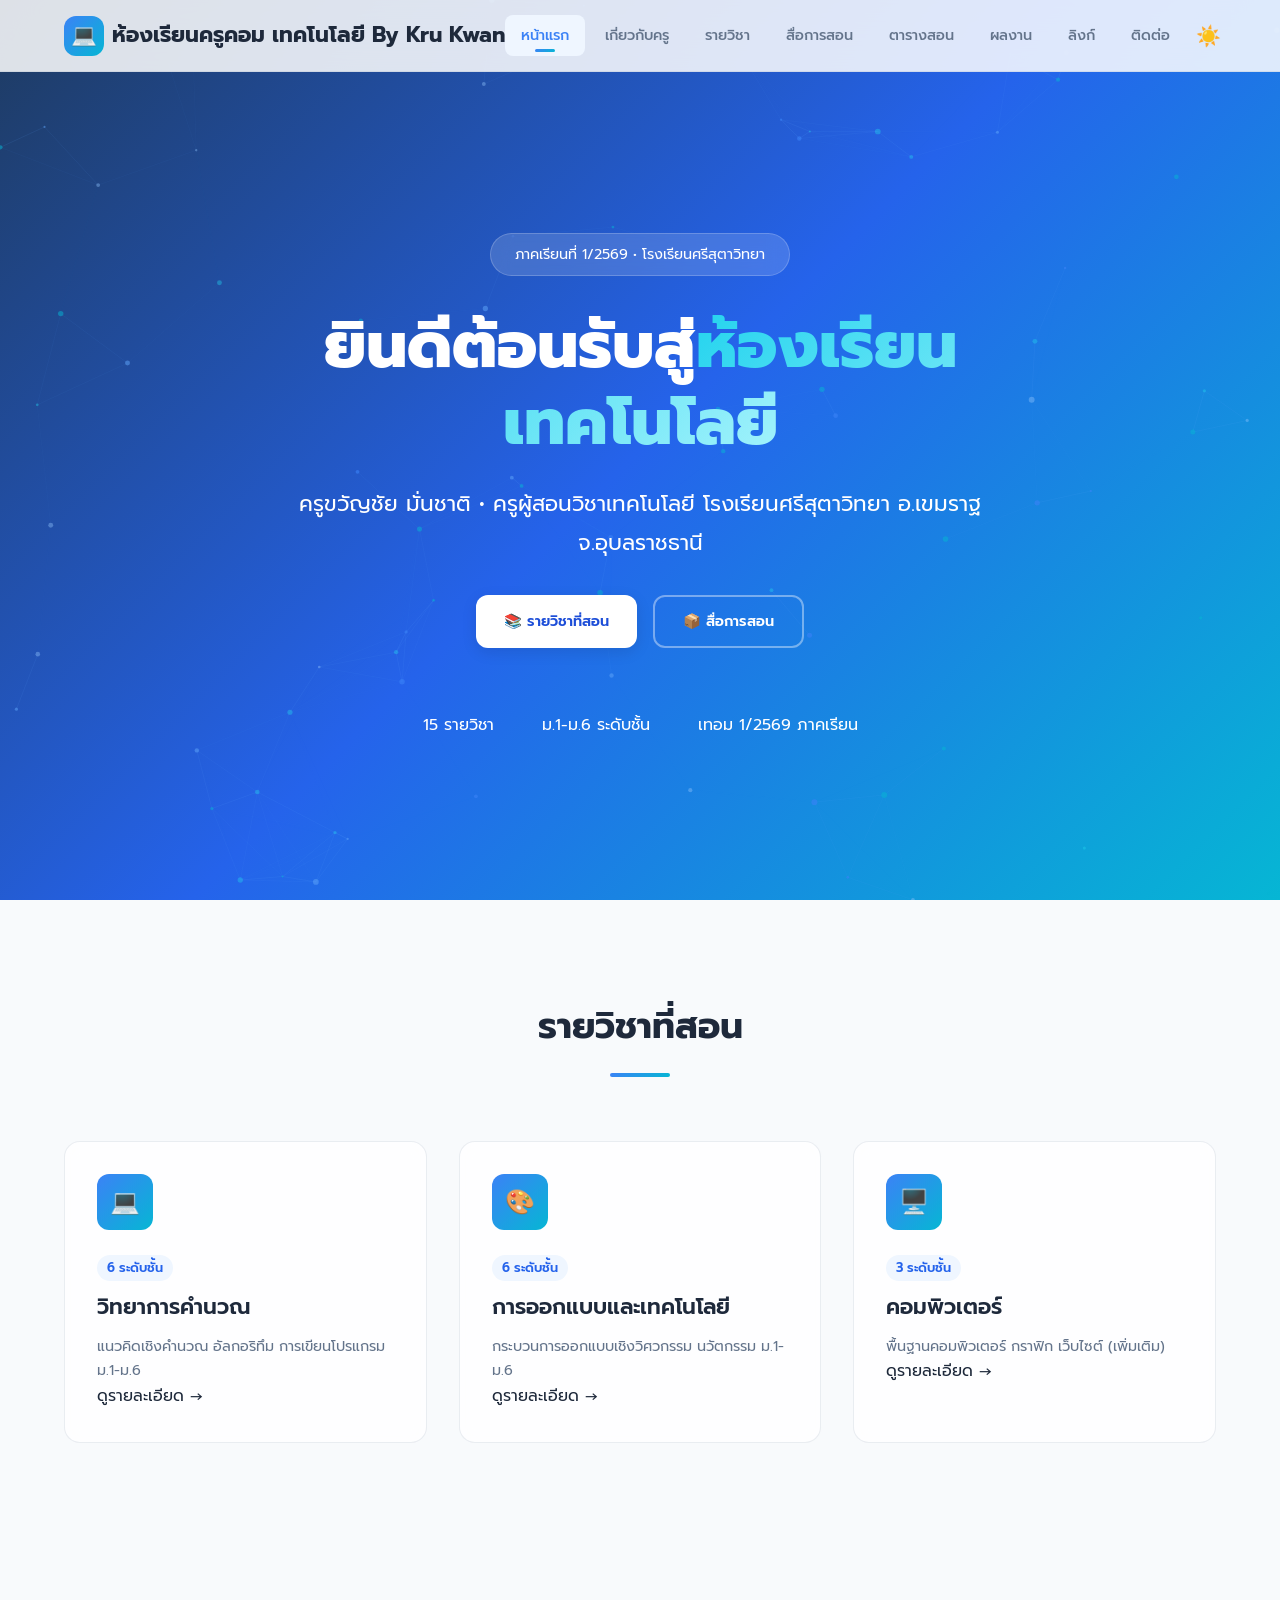
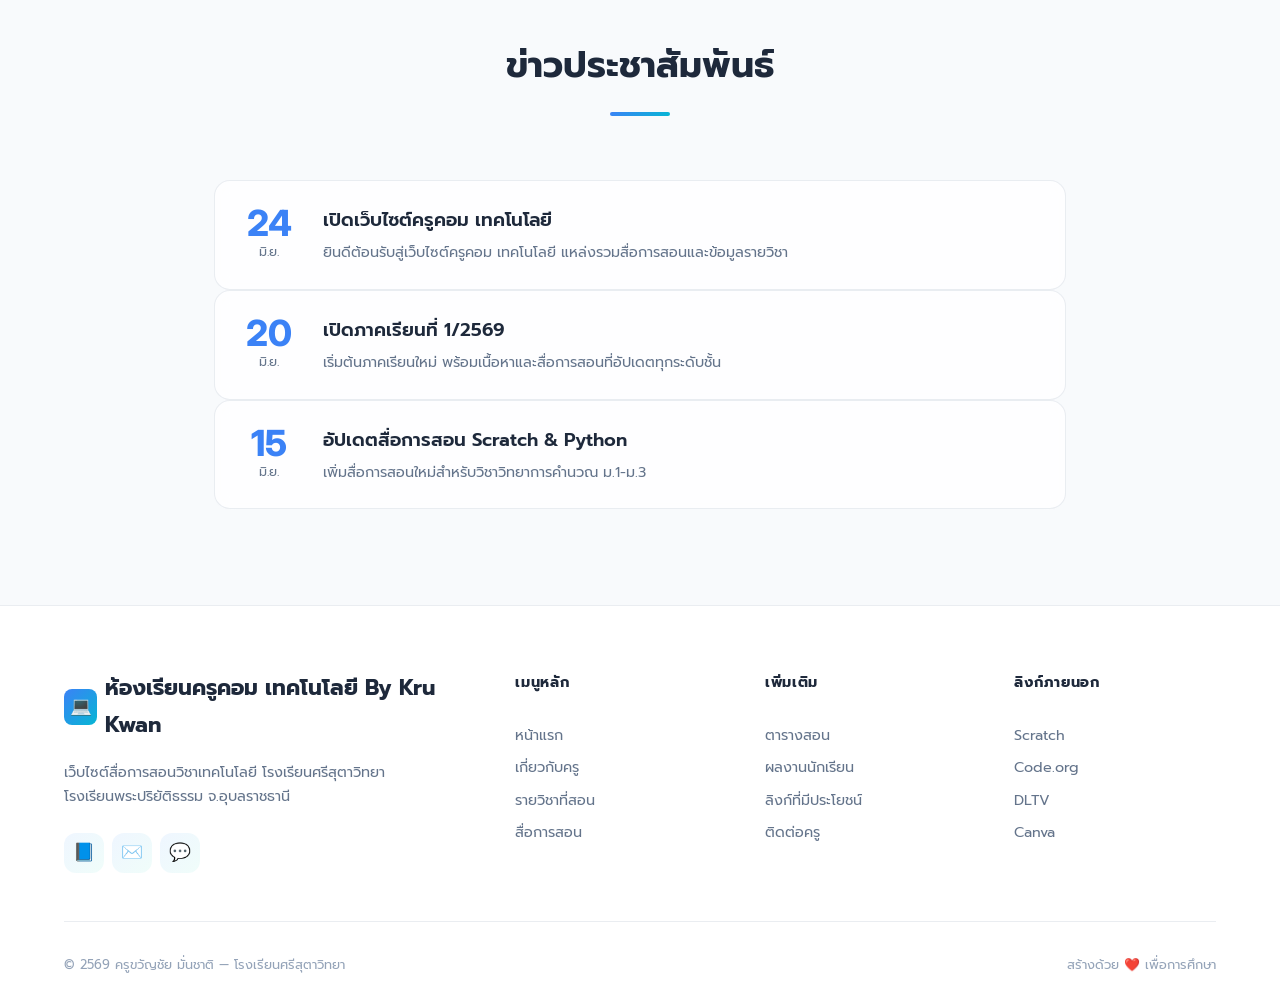
<file: index.html>
<!DOCTYPE html>
<html lang="th">
<head>
  <meta charset="UTF-8">
  <meta name="viewport" content="width=device-width, initial-scale=1.0">
  <title>ครูคอม เทคโนโลยี | ครูขวัญชัย มั่นชาติ — โรงเรียนศรีสุตาวิทยา</title>
  <meta name="description" content="เว็บไซต์สื่อการสอนวิชาเทคโนโลยี วิทยาการคำนวณ การออกแบบและเทคโนโลยี โดยครูขวัญชัย มั่นชาติ โรงเรียนศรีสุตาวิทยา จ.อุบลราชธานี">
  <meta name="keywords" content="เทคโนโลยี, วิทยาการคำนวณ, การออกแบบและเทคโนโลยี, ครูขวัญชัย, โรงเรียนศรีสุตาวิทยา">
  <meta name="author" content="ครูขวัญชัย มั่นชาติ">
  <link rel="preconnect" href="https://fonts.googleapis.com">
  <link rel="preconnect" href="https://fonts.gstatic.com" crossorigin>
  <link href="https://fonts.googleapis.com/css2?family=Prompt:wght@300;400;500;600;700&display=swap" rel="stylesheet">
  <link rel="stylesheet" href="css/style.css">
  <script src="https://identity.netlify.com/v1/netlify-identity-widget.js"></script>
</head>
<body>

  <!-- Navbar -->
  <nav class="navbar" id="navbar">
    <div class="nav-container">
      <a href="index.html" class="nav-logo">
        <div class="logo-icon">💻</div>
        <span id="nav-logo-text">ครูคอม เทคโนโลยี</span>
      </a>
      <div class="nav-links" id="nav-links">
        <a href="index.html">หน้าแรก</a>
        <a href="about.html">เกี่ยวกับครู</a>
        <a href="subjects.html">รายวิชา</a>
        <a href="materials.html">สื่อการสอน</a>
        <a href="schedule.html">ตารางสอน</a>
        <a href="gallery.html">ผลงาน</a>
        <a href="links.html">ลิงก์</a>
        <a href="contact.html">ติดต่อ</a>
      </div>
      <div class="nav-actions">
        <button class="theme-toggle" id="theme-toggle" aria-label="Toggle theme">
          <span class="icon-sun">☀️</span>
          <span class="icon-moon">🌙</span>
        </button>
        <button class="mobile-toggle" id="mobile-toggle" aria-label="Toggle menu">
          <span class="bar"></span>
        </button>
      </div>
    </div>
  </nav>

  <!-- Hero Section -->
  <section class="hero">
    <canvas class="hero-canvas" id="hero-particles"></canvas>
    <div class="hero-content">
      <div class="hero-badge" id="home-badge">ภาคเรียนที่ 1/2569 • โรงเรียนศรีสุตาวิทยา</div>
      <h1 id="home-title">ยินดีต้อนรับสู่<span class="highlight" id="home-highlight">ห้องเรียนเทคโนโลยี</span></h1>
      <p class="hero-subtitle" id="home-subtitle">ครูขวัญชัย มั่นชาติ • ครูผู้สอนวิชาเทคโนโลยี โรงเรียนพระปริยัติธรรม ศรีสุตาวิทยา จ.อุบลราชธานี</p>
      <div class="hero-buttons">
        <a href="subjects.html" class="btn btn-primary">📚 รายวิชาที่สอน</a>
        <a href="materials.html" class="btn btn-outline">📦 สื่อการสอน</a>
      </div>
      <div class="hero-stats">
        <div class="hero-stat">
          <span class="hero-stat-number" id="home-stat1-num">15</span>
          <span class="hero-stat-label" id="home-stat1-label">รายวิชา</span>
        </div>
        <div class="hero-stat">
          <span class="hero-stat-number" id="home-stat2-num">ม.1-ม.6</span>
          <span class="hero-stat-label" id="home-stat2-label">ระดับชั้น</span>
        </div>
        <div class="hero-stat">
          <span class="hero-stat-number" id="home-stat3-num">เทอม 1/2569</span>
          <span class="hero-stat-label" id="home-stat3-label">ภาคเรียน</span>
        </div>
      </div>
    </div>
  </section>

  <!-- Quick Subject Cards Section -->
  <section class="section">
    <div class="container">
      <div class="section-header">
        <h2>รายวิชาที่สอน</h2>
        <div class="accent-line"></div>
      </div>
      <div id="home-subjects" class="grid-3 stagger-children">
        <!-- Populated by JS -->
      </div>
    </div>
  </section>

  <!-- News Section -->
  <section class="section">
    <div class="container">
      <div class="section-header">
        <h2>ข่าวประชาสัมพันธ์</h2>
        <div class="accent-line"></div>
      </div>
      <div id="news-list" class="container-narrow">
        <!-- Populated by JS -->
      </div>
    </div>
  </section>

  <!-- Footer -->
  <footer class="footer">
    <div class="container">
      <div class="footer-grid">
        <div class="footer-brand">
          <div class="footer-logo">
            <div class="logo-icon">💻</div>
            <span id="footer-logo-text">ครูคอม เทคโนโลยี</span>
          </div>
          <p>เว็บไซต์สื่อการสอนวิชาเทคโนโลยี โรงเรียนศรีสุตาวิทยา<br>โรงเรียนพระปริยัติธรรม จ.อุบลราชธานี</p>
          <div class="footer-social">
            <a href="https://facebook.com/" target="_blank" aria-label="Facebook">📘</a>
            <a href="mailto:khwanchai@example.com" aria-label="Email">✉️</a>
            <a href="#" aria-label="Line">💬</a>
          </div>
        </div>
        <div class="footer-column">
          <h4>เมนูหลัก</h4>
          <a href="index.html">หน้าแรก</a>
          <a href="about.html">เกี่ยวกับครู</a>
          <a href="subjects.html">รายวิชาที่สอน</a>
          <a href="materials.html">สื่อการสอน</a>
        </div>
        <div class="footer-column">
          <h4>เพิ่มเติม</h4>
          <a href="schedule.html">ตารางสอน</a>
          <a href="gallery.html">ผลงานนักเรียน</a>
          <a href="links.html">ลิงก์ที่มีประโยชน์</a>
          <a href="contact.html">ติดต่อครู</a>
        </div>
        <div class="footer-column">
          <h4>ลิงก์ภายนอก</h4>
          <a href="https://scratch.mit.edu/" target="_blank">Scratch</a>
          <a href="https://code.org/" target="_blank">Code.org</a>
          <a href="https://www.dltv.ac.th/" target="_blank">DLTV</a>
          <a href="https://www.canva.com/" target="_blank">Canva</a>
        </div>
      </div>
      <div class="footer-bottom">
        <span>© 2569 ครูขวัญชัย มั่นชาติ — โรงเรียนศรีสุตาวิทยา</span>
        <span>สร้างด้วย ❤️ เพื่อการศึกษา</span>
      </div>
    </div>
  </footer>

  <button class="back-to-top" id="back-to-top" aria-label="Back to top">↑</button>

  <script src="js/particles.js"></script>
  <script src="js/main.js"></script>

  <script>
    if (window.netlifyIdentity) {
      window.netlifyIdentity.on("init", user => {
        if (!user) {
          window.netlifyIdentity.on("login", () => {
            document.location.href = "/admin/";
          });
        }
      });
    }
  </script>
</body>
</html>
</file>
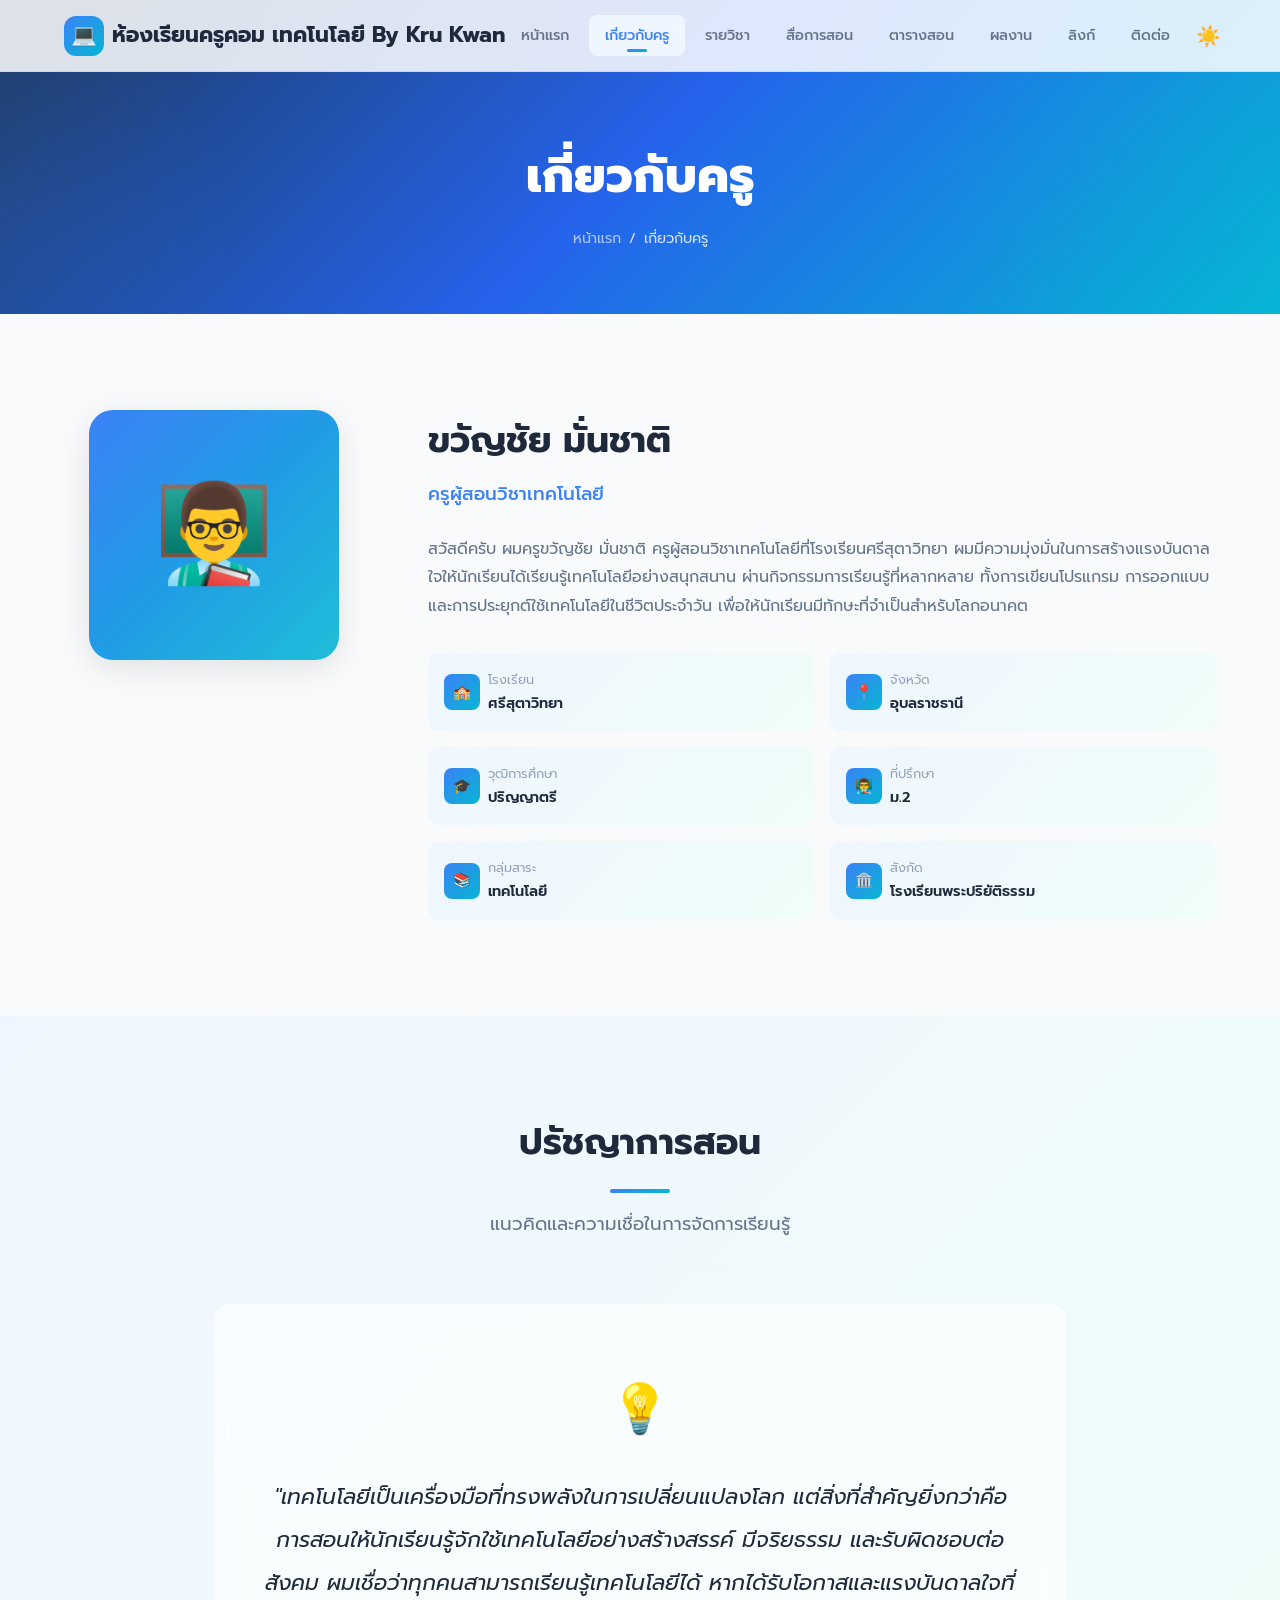
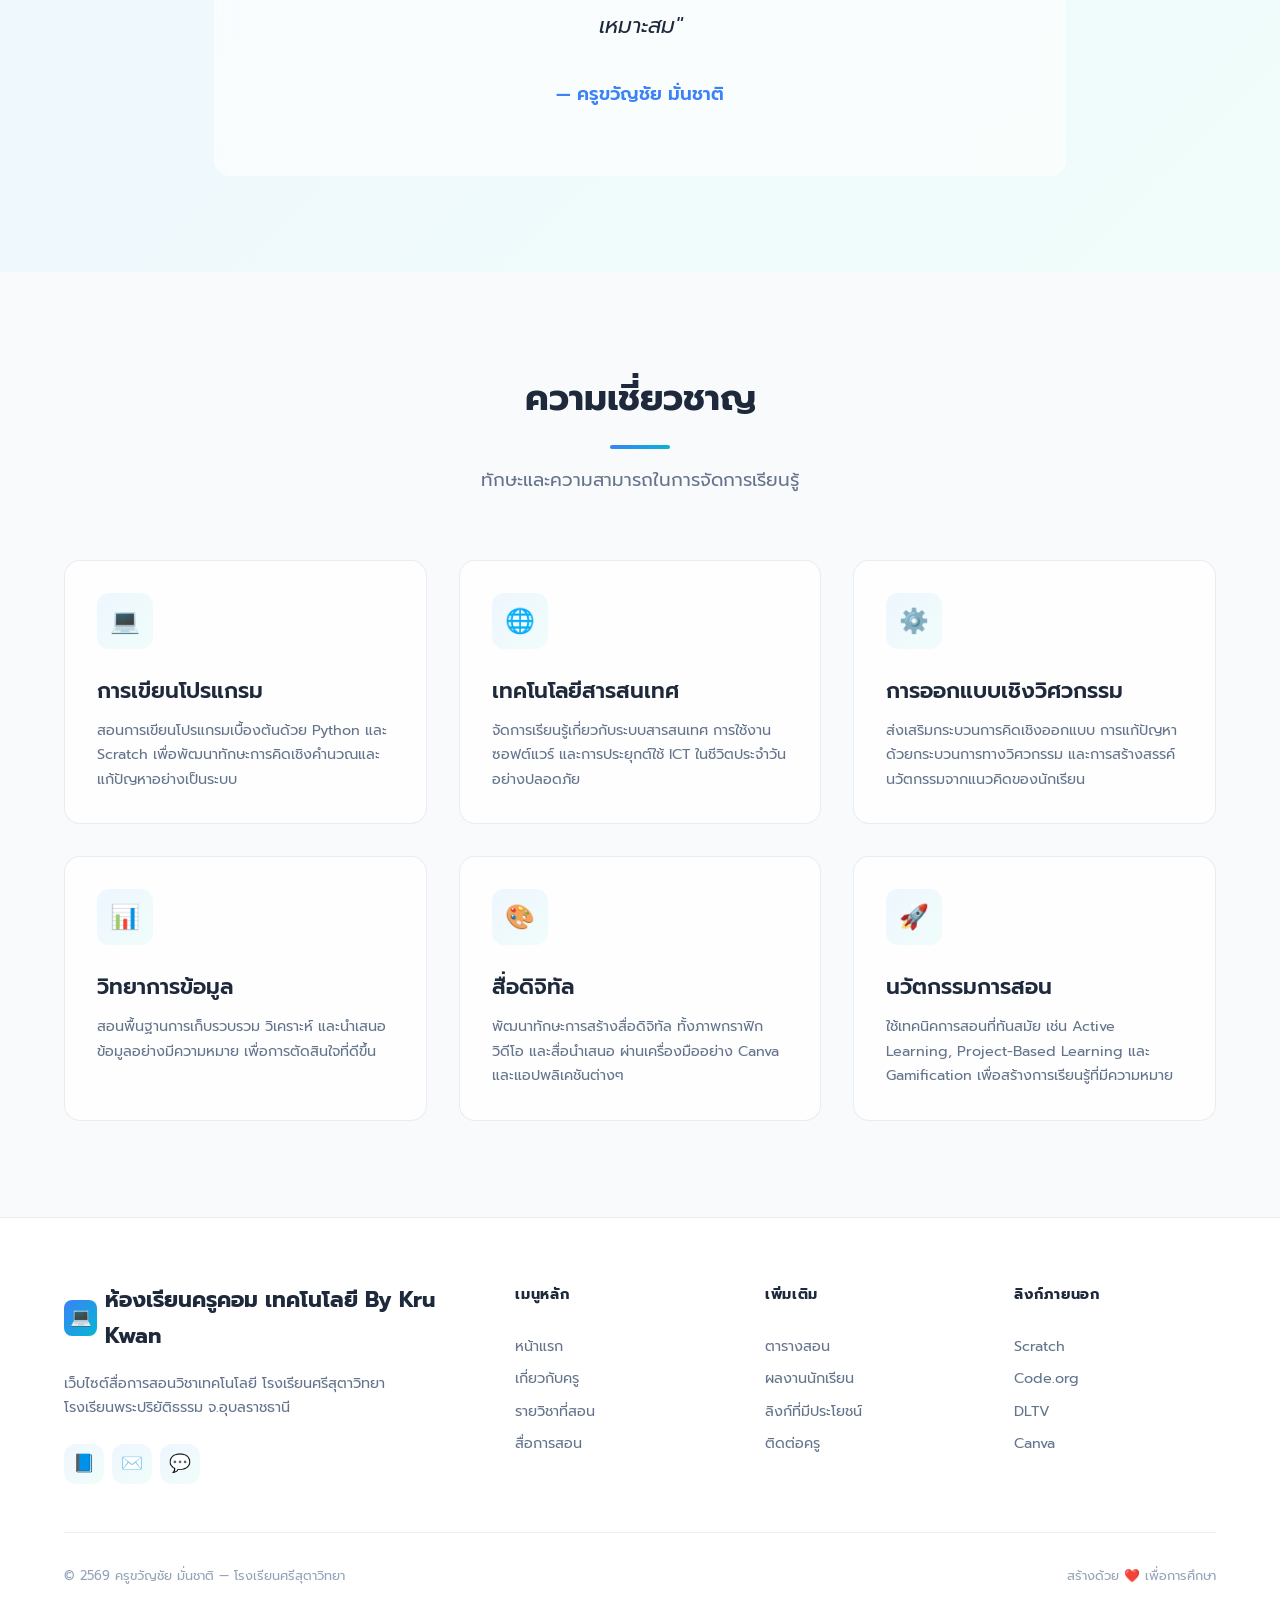
<file: about.html>
<!DOCTYPE html>
<html lang="th">
<head>
  <meta charset="UTF-8">
  <meta name="viewport" content="width=device-width, initial-scale=1.0">
  <meta name="description" content="เกี่ยวกับครูขวัญชัย มั่นชาติ ครูผู้สอนวิชาเทคโนโลยี โรงเรียนศรีสุตาวิทยา จังหวัดอุบลราชธานี">
  <meta name="keywords" content="ครูขวัญชัย, ครูเทคโนโลยี, โรงเรียนศรีสุตาวิทยา, อุบลราชธานี, สอนเทคโนโลยี">
  <meta name="author" content="ครูขวัญชัย มั่นชาติ">
  <title>เกี่ยวกับครู | ครูคอม เทคโนโลยี</title>
  <link rel="stylesheet" href="css/style.css">
</head>
<body>

  <!-- ========== Navbar ========== -->
  <nav class="navbar" id="navbar">
    <div class="nav-container">
      <a href="index.html" class="nav-logo">
        <div class="logo-icon">💻</div>
        <span id="nav-logo-text">ครูคอม เทคโนโลยี</span>
      </a>
      <div class="nav-links" id="nav-links">
        <a href="index.html">หน้าแรก</a>
        <a href="about.html" class="active">เกี่ยวกับครู</a>
        <a href="subjects.html">รายวิชา</a>
        <a href="materials.html">สื่อการสอน</a>
        <a href="schedule.html">ตารางสอน</a>
        <a href="gallery.html">ผลงาน</a>
        <a href="links.html">ลิงก์</a>
        <a href="contact.html">ติดต่อ</a>
      </div>
      <div class="nav-actions">
        <button class="theme-toggle" id="theme-toggle" aria-label="Toggle theme">
          <span class="icon-sun">☀️</span>
          <span class="icon-moon">🌙</span>
        </button>
        <button class="mobile-toggle" id="mobile-toggle" aria-label="Toggle menu">
          <span class="bar"></span>
        </button>
      </div>
    </div>
  </nav>

  <!-- ========== Page Header ========== -->
  <header class="page-header">
    <div class="container">
      <h1>เกี่ยวกับครู</h1>
      <div class="breadcrumb">
        <a href="index.html">หน้าแรก</a>
        <span>/</span>
        <span>เกี่ยวกับครู</span>
      </div>
    </div>
  </header>

  <!-- ========== Profile Section ========== -->
  <section class="section">
    <div class="container">
      <div class="profile-section fade-in">
        <!-- Profile Avatar -->
        <div class="profile-avatar">
          👨‍🏫
        </div>

        <!-- Profile Info -->
        <div class="profile-info">
          <h1>ขวัญชัย มั่นชาติ</h1>
          <p class="position">ครูผู้สอนวิชาเทคโนโลยี</p>
          <p class="bio">
            สวัสดีครับ ผมครูขวัญชัย มั่นชาติ ครูผู้สอนวิชาเทคโนโลยีที่โรงเรียนศรีสุตาวิทยา 
            ผมมีความมุ่งมั่นในการสร้างแรงบันดาลใจให้นักเรียนได้เรียนรู้เทคโนโลยีอย่างสนุกสนาน 
            ผ่านกิจกรรมการเรียนรู้ที่หลากหลาย ทั้งการเขียนโปรแกรม การออกแบบ 
            และการประยุกต์ใช้เทคโนโลยีในชีวิตประจำวัน เพื่อให้นักเรียนมีทักษะที่จำเป็นสำหรับโลกอนาคต
          </p>

          <!-- Info Grid -->
          <div class="info-grid">
            <div class="info-item">
              <div class="info-icon">🏫</div>
              <div>
                <div class="info-label">โรงเรียน</div>
                <div class="info-value">ศรีสุตาวิทยา</div>
              </div>
            </div>
            <div class="info-item">
              <div class="info-icon">📍</div>
              <div>
                <div class="info-label">จังหวัด</div>
                <div class="info-value">อุบลราชธานี</div>
              </div>
            </div>
            <div class="info-item">
              <div class="info-icon">🎓</div>
              <div>
                <div class="info-label">วุฒิการศึกษา</div>
                <div class="info-value">ปริญญาตรี</div>
              </div>
            </div>
            <div class="info-item">
              <div class="info-icon">👨‍🏫</div>
              <div>
                <div class="info-label">ที่ปรึกษา</div>
                <div class="info-value">ม.2</div>
              </div>
            </div>
            <div class="info-item">
              <div class="info-icon">📚</div>
              <div>
                <div class="info-label">กลุ่มสาระ</div>
                <div class="info-value">เทคโนโลยี</div>
              </div>
            </div>
            <div class="info-item">
              <div class="info-icon">🏛️</div>
              <div>
                <div class="info-label">สังกัด</div>
                <div class="info-value">โรงเรียนพระปริยัติธรรม</div>
              </div>
            </div>
          </div>
        </div>
      </div>
    </div>
  </section>

  <!-- ========== Teaching Philosophy Section ========== -->
  <section class="section" style="background: var(--gradient-subtle);">
    <div class="container">
      <div class="section-header fade-in">
        <h2>ปรัชญาการสอน</h2>
        <div class="accent-line"></div>
        <p>แนวคิดและความเชื่อในการจัดการเรียนรู้</p>
      </div>

      <div class="container-narrow">
        <div class="card fade-in" style="text-align: center; padding: var(--space-3xl) var(--space-2xl); background: var(--glass-bg); backdrop-filter: blur(20px); border: 1px solid var(--glass-border);">
          <div style="font-size: 3rem; margin-bottom: var(--space-lg);">💡</div>
          <blockquote style="font-size: var(--fs-lg); color: var(--text-primary); line-height: 2; font-weight: 400; font-style: italic; margin-bottom: var(--space-xl);">
            "เทคโนโลยีเป็นเครื่องมือที่ทรงพลังในการเปลี่ยนแปลงโลก 
            แต่สิ่งที่สำคัญยิ่งกว่าคือการสอนให้นักเรียนรู้จักใช้เทคโนโลยีอย่างสร้างสรรค์ 
            มีจริยธรรม และรับผิดชอบต่อสังคม ผมเชื่อว่าทุกคนสามารถเรียนรู้เทคโนโลยีได้ 
            หากได้รับโอกาสและแรงบันดาลใจที่เหมาะสม"
          </blockquote>
          <p style="color: var(--primary-500); font-weight: 600; font-size: var(--fs-md);">
            — ครูขวัญชัย มั่นชาติ
          </p>
        </div>
      </div>
    </div>
  </section>

  <!-- ========== Skills / Expertise Section ========== -->
  <section class="section">
    <div class="container">
      <div class="section-header fade-in">
        <h2>ความเชี่ยวชาญ</h2>
        <div class="accent-line"></div>
        <p>ทักษะและความสามารถในการจัดการเรียนรู้</p>
      </div>

      <div class="grid-3 stagger-children">
        <!-- Card 1: การเขียนโปรแกรม -->
        <div class="card fade-in">
          <div class="card-icon">💻</div>
          <h3>การเขียนโปรแกรม</h3>
          <p>
            สอนการเขียนโปรแกรมเบื้องต้นด้วย Python และ Scratch 
            เพื่อพัฒนาทักษะการคิดเชิงคำนวณและแก้ปัญหาอย่างเป็นระบบ
          </p>
        </div>

        <!-- Card 2: เทคโนโลยีสารสนเทศ -->
        <div class="card fade-in">
          <div class="card-icon">🌐</div>
          <h3>เทคโนโลยีสารสนเทศ</h3>
          <p>
            จัดการเรียนรู้เกี่ยวกับระบบสารสนเทศ การใช้งานซอฟต์แวร์ 
            และการประยุกต์ใช้ ICT ในชีวิตประจำวันอย่างปลอดภัย
          </p>
        </div>

        <!-- Card 3: การออกแบบเชิงวิศวกรรม -->
        <div class="card fade-in">
          <div class="card-icon">⚙️</div>
          <h3>การออกแบบเชิงวิศวกรรม</h3>
          <p>
            ส่งเสริมกระบวนการคิดเชิงออกแบบ 
            การแก้ปัญหาด้วยกระบวนการทางวิศวกรรม 
            และการสร้างสรรค์นวัตกรรมจากแนวคิดของนักเรียน
          </p>
        </div>

        <!-- Card 4: วิทยาการข้อมูล -->
        <div class="card fade-in">
          <div class="card-icon">📊</div>
          <h3>วิทยาการข้อมูล</h3>
          <p>
            สอนพื้นฐานการเก็บรวบรวม วิเคราะห์ 
            และนำเสนอข้อมูลอย่างมีความหมาย 
            เพื่อการตัดสินใจที่ดีขึ้น
          </p>
        </div>

        <!-- Card 5: สื่อดิจิทัล -->
        <div class="card fade-in">
          <div class="card-icon">🎨</div>
          <h3>สื่อดิจิทัล</h3>
          <p>
            พัฒนาทักษะการสร้างสื่อดิจิทัล ทั้งภาพกราฟิก วิดีโอ 
            และสื่อนำเสนอ ผ่านเครื่องมืออย่าง Canva และแอปพลิเคชันต่างๆ
          </p>
        </div>

        <!-- Card 6: นวัตกรรมการสอน -->
        <div class="card fade-in">
          <div class="card-icon">🚀</div>
          <h3>นวัตกรรมการสอน</h3>
          <p>
            ใช้เทคนิคการสอนที่ทันสมัย เช่น Active Learning, 
            Project-Based Learning และ Gamification 
            เพื่อสร้างการเรียนรู้ที่มีความหมาย
          </p>
        </div>
      </div>
    </div>
  </section>

  <!-- ========== Footer ========== -->
  <footer class="footer">
    <div class="container">
      <div class="footer-grid">
        <div class="footer-brand">
          <div class="footer-logo">
            <div class="logo-icon">💻</div>
            <span id="footer-logo-text">ครูคอม เทคโนโลยี</span>
          </div>
          <p>เว็บไซต์สื่อการสอนวิชาเทคโนโลยี โรงเรียนศรีสุตาวิทยา<br>โรงเรียนพระปริยัติธรรม จ.อุบลราชธานี</p>
          <div class="footer-social">
            <a href="https://facebook.com/" target="_blank" aria-label="Facebook">📘</a>
            <a href="mailto:khwanchai@example.com" aria-label="Email">✉️</a>
            <a href="#" aria-label="Line">💬</a>
          </div>
        </div>
        <div class="footer-column">
          <h4>เมนูหลัก</h4>
          <a href="index.html">หน้าแรก</a>
          <a href="about.html">เกี่ยวกับครู</a>
          <a href="subjects.html">รายวิชาที่สอน</a>
          <a href="materials.html">สื่อการสอน</a>
        </div>
        <div class="footer-column">
          <h4>เพิ่มเติม</h4>
          <a href="schedule.html">ตารางสอน</a>
          <a href="gallery.html">ผลงานนักเรียน</a>
          <a href="links.html">ลิงก์ที่มีประโยชน์</a>
          <a href="contact.html">ติดต่อครู</a>
        </div>
        <div class="footer-column">
          <h4>ลิงก์ภายนอก</h4>
          <a href="https://scratch.mit.edu/" target="_blank">Scratch</a>
          <a href="https://code.org/" target="_blank">Code.org</a>
          <a href="https://www.dltv.ac.th/" target="_blank">DLTV</a>
          <a href="https://www.canva.com/" target="_blank">Canva</a>
        </div>
      </div>
      <div class="footer-bottom">
        <span>© 2569 ครูขวัญชัย มั่นชาติ — โรงเรียนศรีสุตาวิทยา</span>
        <span>สร้างด้วย ❤️ เพื่อการศึกษา</span>
      </div>
    </div>
  </footer>

  <button class="back-to-top" id="back-to-top" aria-label="Back to top">↑</button>

  <!-- ========== Scripts ========== -->
  <script src="js/particles.js"></script>
  <script src="js/main.js"></script>

</body>
</html>
</file>
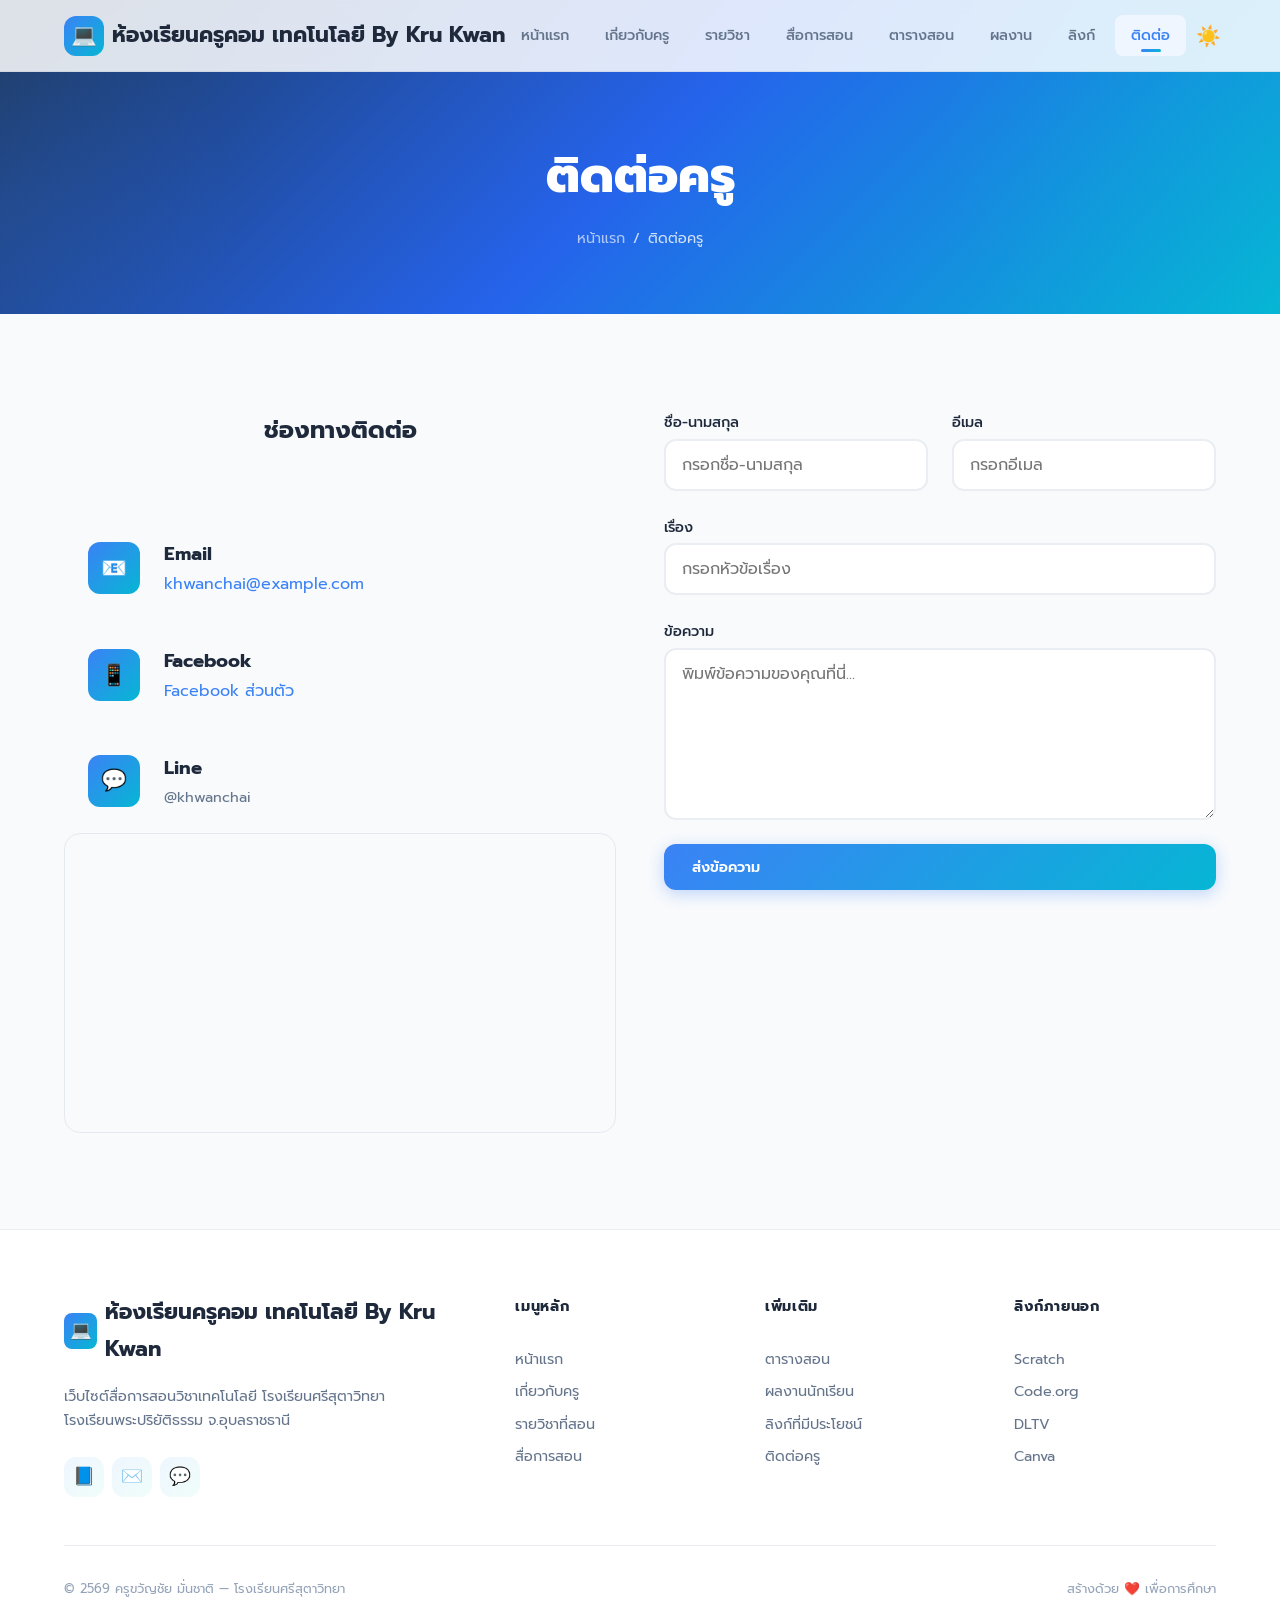
<file: contact.html>
<!DOCTYPE html>
<html lang="th">
<head>
  <meta charset="UTF-8">
  <meta name="viewport" content="width=device-width, initial-scale=1.0">
  <meta name="description" content="ติดต่อครูขวัญชัย มั่นชาติ ครูเทคโนโลยี โรงเรียนศรีสุตาวิทยา จ.อุบลราชธานี">
  <meta name="keywords" content="ติดต่อครู, ครูคอม, เทคโนโลยี, โรงเรียนศรีสุตาวิทยา">
  <title>ติดต่อครู | ครูคอม เทคโนโลยี</title>
  <link rel="stylesheet" href="css/style.css">
</head>
<body>

  <!-- Navbar -->
  <nav class="navbar" id="navbar">
    <div class="nav-container">
      <a href="index.html" class="nav-logo">
        <div class="logo-icon">💻</div>
        <span id="nav-logo-text">ครูคอม เทคโนโลยี</span>
      </a>
      <div class="nav-links" id="nav-links">
        <a href="index.html">หน้าแรก</a>
        <a href="about.html">เกี่ยวกับครู</a>
        <a href="subjects.html">รายวิชา</a>
        <a href="materials.html">สื่อการสอน</a>
        <a href="schedule.html">ตารางสอน</a>
        <a href="gallery.html">ผลงาน</a>
        <a href="links.html">ลิงก์</a>
        <a href="contact.html">ติดต่อ</a>
      </div>
      <div class="nav-actions">
        <button class="theme-toggle" id="theme-toggle" aria-label="Toggle theme">
          <span class="icon-sun">☀️</span>
          <span class="icon-moon">🌙</span>
        </button>
        <button class="mobile-toggle" id="mobile-toggle" aria-label="Toggle menu">
          <span class="bar"></span>
        </button>
      </div>
    </div>
  </nav>

  <!-- Page Header -->
  <header class="page-header">
    <div class="container">
      <h1>ติดต่อครู</h1>
      <nav class="breadcrumb" aria-label="Breadcrumb">
        <a href="index.html">หน้าแรก</a>
        <span>/</span>
        <span>ติดต่อครู</span>
      </nav>
    </div>
  </header>

  <!-- Contact Section -->
  <section class="section">
    <div class="container">
      <div class="contact-grid">

        <!-- Left Column: Contact Info -->
        <div class="contact-info">
          <h2 class="section-header">ช่องทางติดต่อ</h2>

          <div class="contact-info-card">
            <div class="contact-icon">📧</div>
            <div class="contact-detail">
              <h3>Email</h3>
              <a href="mailto:khwanchai@example.com">khwanchai@example.com</a>
            </div>
          </div>

          <div class="contact-info-card">
            <div class="contact-icon">📱</div>
            <div class="contact-detail">
              <h3>Facebook</h3>
              <a href="https://facebook.com/" target="_blank" rel="noopener noreferrer">Facebook ส่วนตัว</a>
            </div>
          </div>

          <div class="contact-info-card">
            <div class="contact-icon">💬</div>
            <div class="contact-detail">
              <h3>Line</h3>
              <p>@khwanchai</p>
            </div>
          </div>

          <!-- Map -->
          <div class="map-container">
            <iframe
              src="https://www.google.com/maps/embed?pb=!1m18!1m12!1m3!1d122704.59833070878!2d104.78!3d15.25!2m3!1f0!2f0!3f0!3m2!1i1024!2i768!4f13.1!3m3!1m2!1s0x3116f9a7fcf49265%3A0x30dac2b51d8b10db!2z4Lit4Li44Lia4Lil4Lij4Liy4LiK4LiY4Liy4LiZ4Li1!5e0!3m2!1sth!2sth!4v1"
              width="100%"
              height="300"
              style="border:0;"
              allowfullscreen=""
              loading="lazy"
              referrerpolicy="no-referrer-when-downgrade"
              title="แผนที่โรงเรียนศรีสุตาวิทยา อุบลราชธานี">
            </iframe>
          </div>
        </div>

        <!-- Right Column: Contact Form -->
        <div class="contact-form-wrapper">
          <form id="contact-form" class="contact-form">
            <div class="form-row">
              <div class="form-group">
                <label for="contact-name">ชื่อ-นามสกุล</label>
                <input type="text" id="contact-name" name="name" placeholder="กรอกชื่อ-นามสกุล" required>
              </div>
              <div class="form-group">
                <label for="contact-email">อีเมล</label>
                <input type="email" id="contact-email" name="email" placeholder="กรอกอีเมล" required>
              </div>
            </div>
            <div class="form-group">
              <label for="contact-subject">เรื่อง</label>
              <input type="text" id="contact-subject" name="subject" placeholder="กรอกหัวข้อเรื่อง" required>
            </div>
            <div class="form-group">
              <label for="contact-message">ข้อความ</label>
              <textarea id="contact-message" name="message" rows="6" placeholder="พิมพ์ข้อความของคุณที่นี่..." required></textarea>
            </div>
            <button type="submit" class="btn btn-blue">ส่งข้อความ</button>
          </form>
        </div>

      </div>
    </div>
  </section>

  <!-- Footer -->
  <footer class="footer">
    <div class="container">
      <div class="footer-grid">
        <div class="footer-brand">
          <div class="footer-logo">
            <div class="logo-icon">💻</div>
            <span id="footer-logo-text">ครูคอม เทคโนโลยี</span>
          </div>
          <p>เว็บไซต์สื่อการสอนวิชาเทคโนโลยี โรงเรียนศรีสุตาวิทยา<br>โรงเรียนพระปริยัติธรรม จ.อุบลราชธานี</p>
          <div class="footer-social">
            <a href="https://facebook.com/" target="_blank" aria-label="Facebook">📘</a>
            <a href="mailto:khwanchai@example.com" aria-label="Email">✉️</a>
            <a href="#" aria-label="Line">💬</a>
          </div>
        </div>
        <div class="footer-column">
          <h4>เมนูหลัก</h4>
          <a href="index.html">หน้าแรก</a>
          <a href="about.html">เกี่ยวกับครู</a>
          <a href="subjects.html">รายวิชาที่สอน</a>
          <a href="materials.html">สื่อการสอน</a>
        </div>
        <div class="footer-column">
          <h4>เพิ่มเติม</h4>
          <a href="schedule.html">ตารางสอน</a>
          <a href="gallery.html">ผลงานนักเรียน</a>
          <a href="links.html">ลิงก์ที่มีประโยชน์</a>
          <a href="contact.html">ติดต่อครู</a>
        </div>
        <div class="footer-column">
          <h4>ลิงก์ภายนอก</h4>
          <a href="https://scratch.mit.edu/" target="_blank">Scratch</a>
          <a href="https://code.org/" target="_blank">Code.org</a>
          <a href="https://www.dltv.ac.th/" target="_blank">DLTV</a>
          <a href="https://www.canva.com/" target="_blank">Canva</a>
        </div>
      </div>
      <div class="footer-bottom">
        <span>© 2569 ครูขวัญชัย มั่นชาติ — โรงเรียนศรีสุตาวิทยา</span>
        <span>สร้างด้วย ❤️ เพื่อการศึกษา</span>
      </div>
    </div>
  </footer>

  <button class="back-to-top" id="back-to-top" aria-label="Back to top">↑</button>

  <!-- Scripts -->
  <script src="js/particles.js"></script>
  <script src="js/main.js"></script>

</body>
</html>
</file>
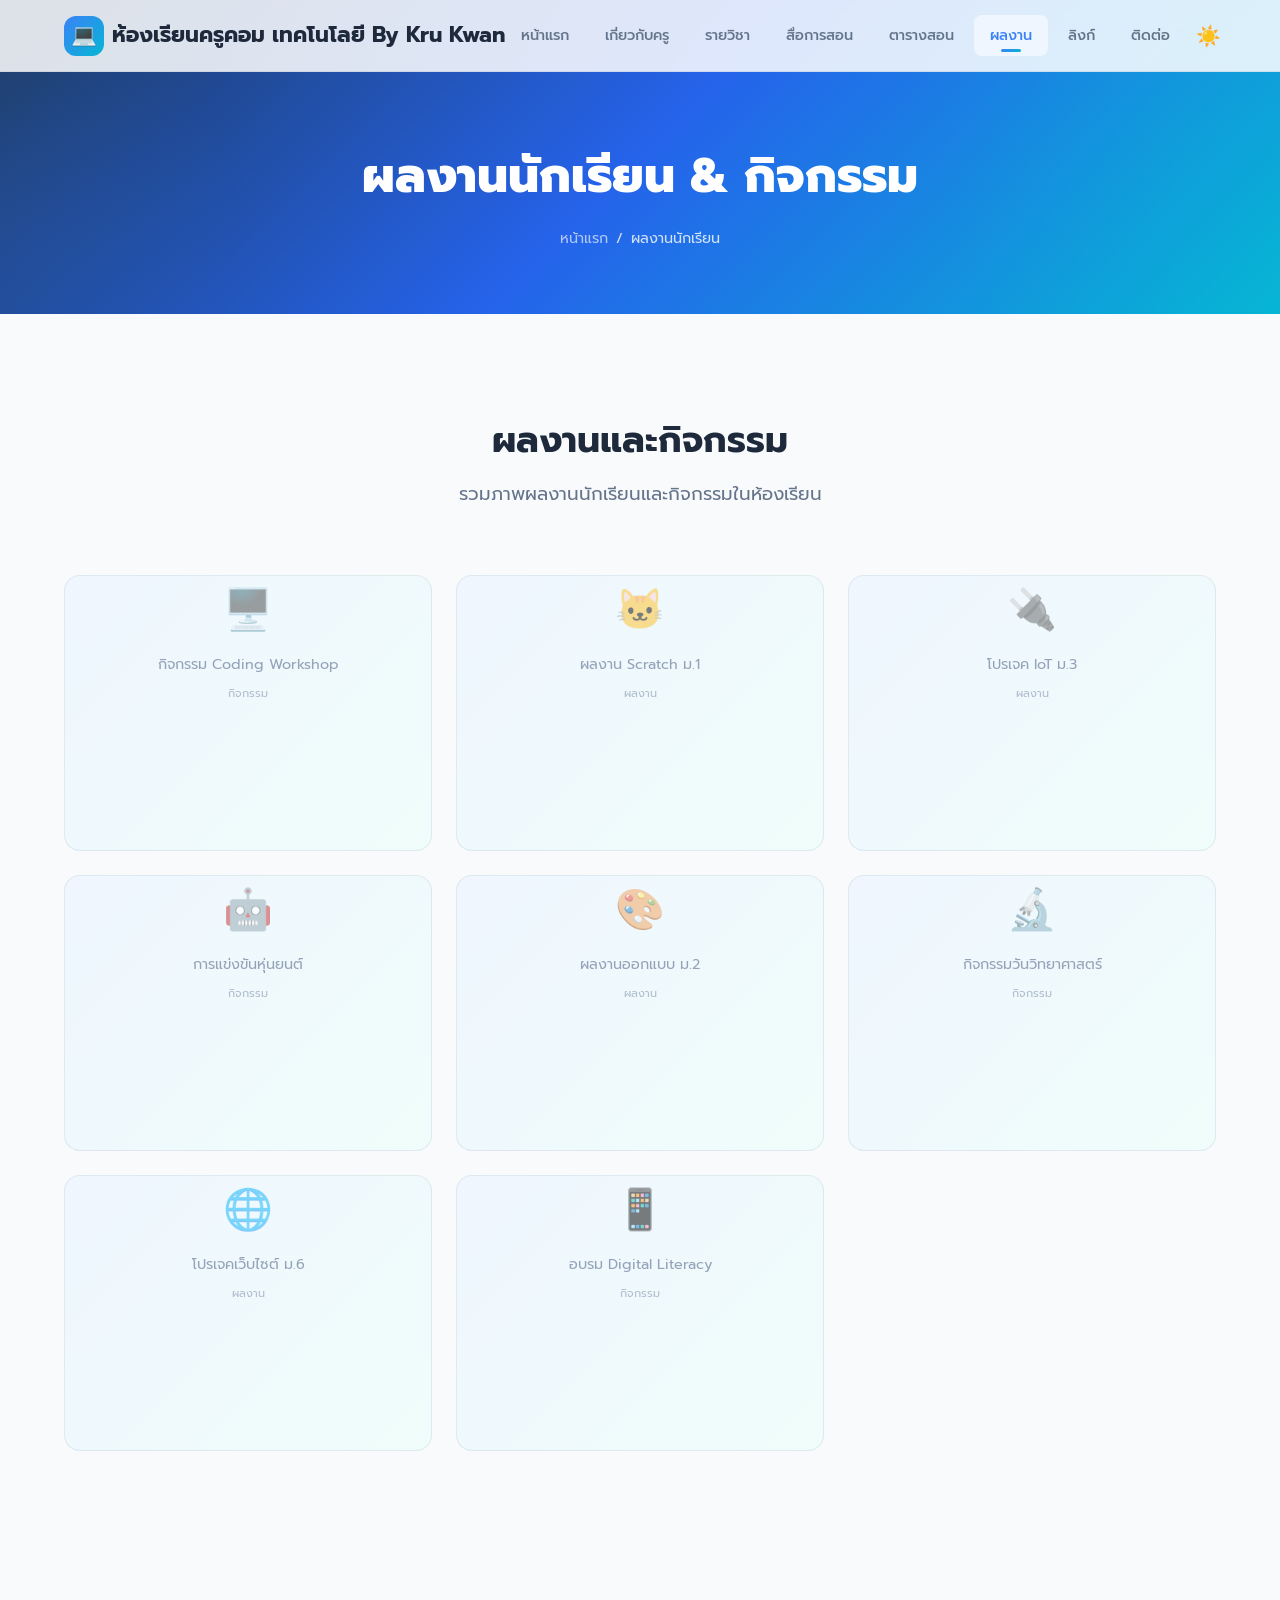
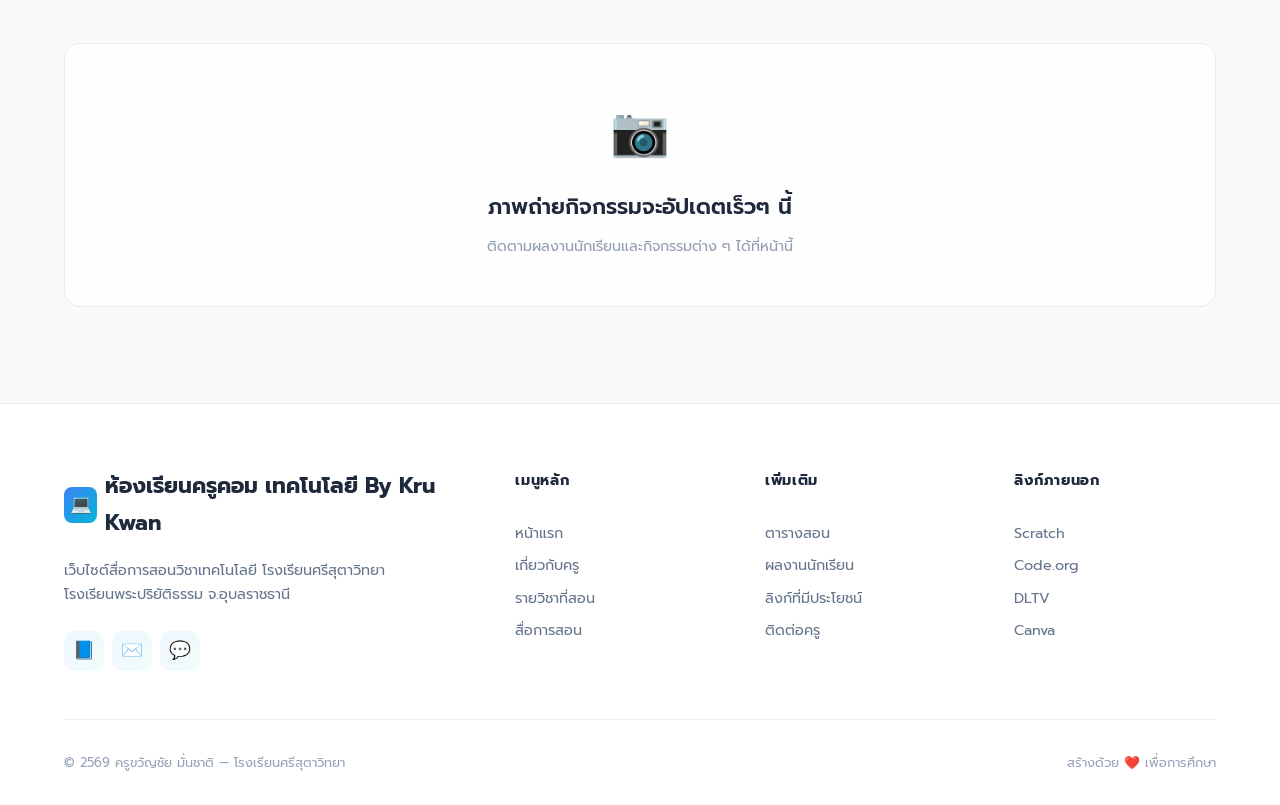
<file: gallery.html>
<!DOCTYPE html>
<html lang="th">
<head>
  <meta charset="UTF-8">
  <meta name="viewport" content="width=device-width, initial-scale=1.0">
  <meta name="description" content="ผลงานนักเรียนและกิจกรรมในห้องเรียนเทคโนโลยี โรงเรียนศรีสุตาวิทยา">
  <meta name="keywords" content="ผลงานนักเรียน, กิจกรรม, เทคโนโลยี, โรงเรียนศรีสุตาวิทยา">
  <meta name="author" content="ครูขวัญชัย มั่นชาติ">
  <title>ผลงานนักเรียน | ครูคอม เทคโนโลยี</title>
  <link rel="preconnect" href="https://fonts.googleapis.com">
  <link rel="preconnect" href="https://fonts.gstatic.com" crossorigin>
  <link href="https://fonts.googleapis.com/css2?family=Prompt:wght@300;400;500;600;700&display=swap" rel="stylesheet">
  <link rel="stylesheet" href="css/style.css">
</head>
<body>

  <!-- Navbar -->
  <nav class="navbar" id="navbar">
    <div class="nav-container">
      <a href="index.html" class="nav-logo">
        <div class="logo-icon">💻</div>
        <span id="nav-logo-text">ครูคอม เทคโนโลยี</span>
      </a>
      <div class="nav-links" id="nav-links">
        <a href="index.html">หน้าแรก</a>
        <a href="about.html">เกี่ยวกับครู</a>
        <a href="subjects.html">รายวิชา</a>
        <a href="materials.html">สื่อการสอน</a>
        <a href="schedule.html">ตารางสอน</a>
        <a href="gallery.html" class="active">ผลงาน</a>
        <a href="links.html">ลิงก์</a>
        <a href="contact.html">ติดต่อ</a>
      </div>
      <div class="nav-actions">
        <button class="theme-toggle" id="theme-toggle" aria-label="Toggle theme">
          <span class="icon-sun">☀️</span>
          <span class="icon-moon">🌙</span>
        </button>
        <button class="mobile-toggle" id="mobile-toggle" aria-label="Toggle menu">
          <span class="bar"></span>
        </button>
      </div>
    </div>
  </nav>

  <!-- Page Header -->
  <header class="page-header">
    <div class="container">
      <h1>ผลงานนักเรียน & กิจกรรม</h1>
      <nav class="breadcrumb" aria-label="Breadcrumb">
        <a href="index.html">หน้าแรก</a>
        <span class="separator">/</span>
        <span class="current">ผลงานนักเรียน</span>
      </nav>
    </div>
  </header>

  <!-- Gallery Section -->
  <section class="section">
    <div class="container">
      <div class="section-header">
        <h2>ผลงานและกิจกรรม</h2>
        <p>รวมภาพผลงานนักเรียนและกิจกรรมในห้องเรียน</p>
      </div>
      <div id="gallery-grid" class="gallery-grid">
        <!-- Populated by JS -->
      </div>
    </div>
  </section>

  <!-- Note Section -->
  <section class="section">
    <div class="container">
      <div class="card" style="text-align: center; padding: 3rem 2rem;">
        <span style="font-size: 3rem; display: block; margin-bottom: 1rem;">📷</span>
        <h3>ภาพถ่ายกิจกรรมจะอัปเดตเร็วๆ นี้</h3>
        <p style="margin-top: 0.5rem; opacity: 0.7;">ติดตามผลงานนักเรียนและกิจกรรมต่าง ๆ ได้ที่หน้านี้</p>
      </div>
    </div>
  </section>

  <!-- Footer -->
  <footer class="footer">
    <div class="container">
      <div class="footer-grid">
        <div class="footer-brand">
          <div class="footer-logo">
            <div class="logo-icon">💻</div>
            <span id="footer-logo-text">ครูคอม เทคโนโลยี</span>
          </div>
          <p>เว็บไซต์สื่อการสอนวิชาเทคโนโลยี โรงเรียนศรีสุตาวิทยา<br>โรงเรียนพระปริยัติธรรม จ.อุบลราชธานี</p>
          <div class="footer-social">
            <a href="https://facebook.com/" target="_blank" aria-label="Facebook">📘</a>
            <a href="mailto:khwanchai@example.com" aria-label="Email">✉️</a>
            <a href="#" aria-label="Line">💬</a>
          </div>
        </div>
        <div class="footer-column">
          <h4>เมนูหลัก</h4>
          <a href="index.html">หน้าแรก</a>
          <a href="about.html">เกี่ยวกับครู</a>
          <a href="subjects.html">รายวิชาที่สอน</a>
          <a href="materials.html">สื่อการสอน</a>
        </div>
        <div class="footer-column">
          <h4>เพิ่มเติม</h4>
          <a href="schedule.html">ตารางสอน</a>
          <a href="gallery.html">ผลงานนักเรียน</a>
          <a href="links.html">ลิงก์ที่มีประโยชน์</a>
          <a href="contact.html">ติดต่อครู</a>
        </div>
        <div class="footer-column">
          <h4>ลิงก์ภายนอก</h4>
          <a href="https://scratch.mit.edu/" target="_blank">Scratch</a>
          <a href="https://code.org/" target="_blank">Code.org</a>
          <a href="https://www.dltv.ac.th/" target="_blank">DLTV</a>
          <a href="https://www.canva.com/" target="_blank">Canva</a>
        </div>
      </div>
      <div class="footer-bottom">
        <span>© 2569 ครูขวัญชัย มั่นชาติ — โรงเรียนศรีสุตาวิทยา</span>
        <span>สร้างด้วย ❤️ เพื่อการศึกษา</span>
      </div>
    </div>
  </footer>

  <button class="back-to-top" id="back-to-top" aria-label="Back to top">↑</button>

  <!-- Scripts -->
  <script src="js/particles.js"></script>
  <script src="js/main.js"></script>
</body>
</html>
</file>
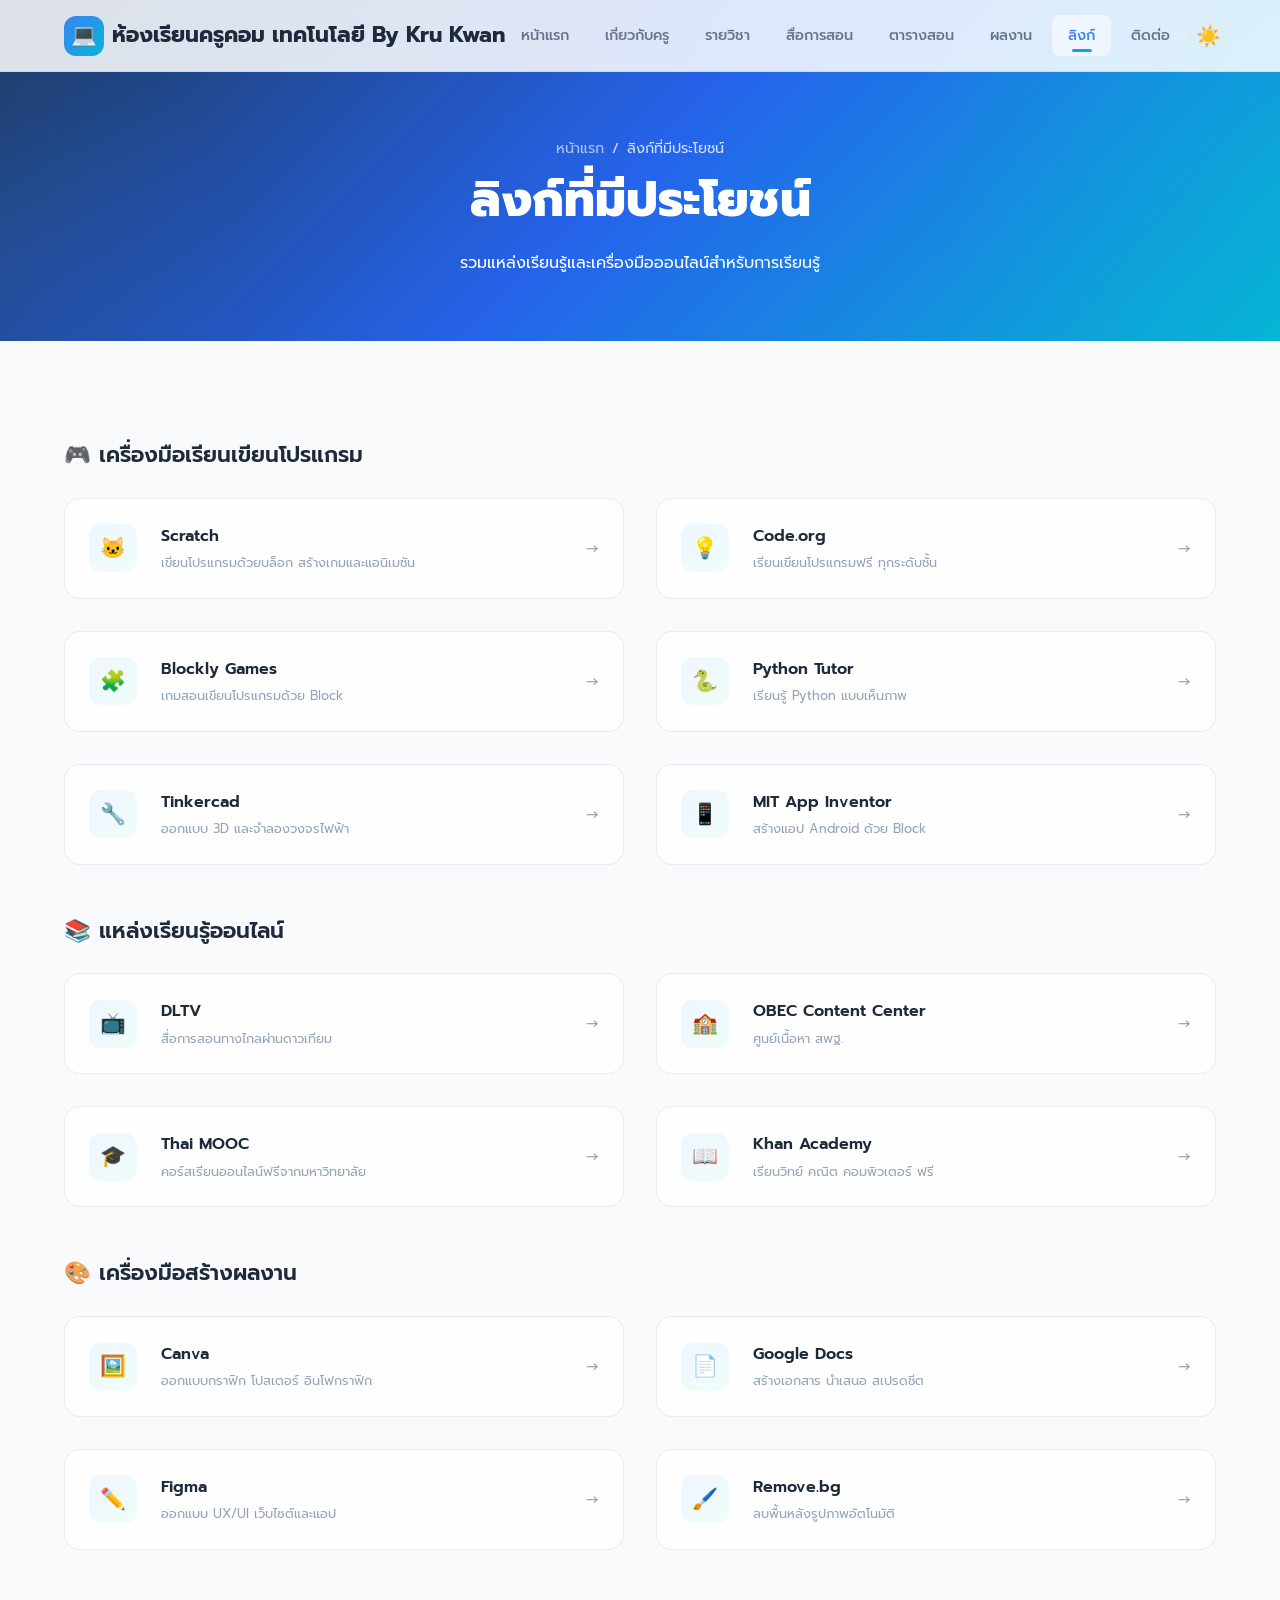
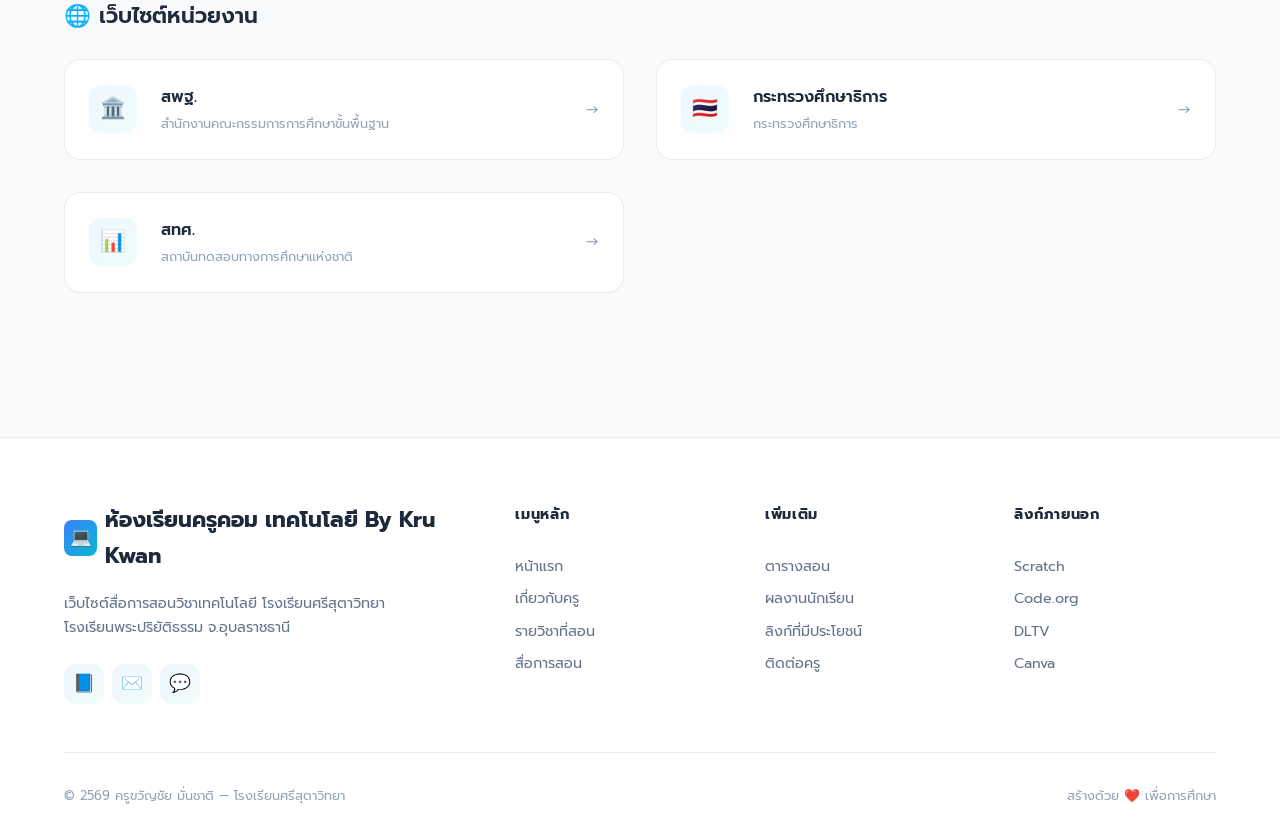
<file: links.html>
<!DOCTYPE html>
<html lang="th">
<head>
  <meta charset="UTF-8">
  <meta name="viewport" content="width=device-width, initial-scale=1.0">
  <meta name="description" content="รวมแหล่งเรียนรู้และเครื่องมือออนไลน์สำหรับการเรียนรู้เทคโนโลยี โรงเรียนศรีสุตาวิทยา">
  <meta name="keywords" content="ลิงก์การศึกษา, แหล่งเรียนรู้, เครื่องมือออนไลน์, เทคโนโลยี, Scratch, Code.org">
  <meta name="author" content="ครูขวัญชัย มั่นชาติ">
  <title>ลิงก์ที่มีประโยชน์ | ครูคอม เทคโนโลยี</title>
  <link rel="stylesheet" href="css/style.css">
</head>
<body>

  <!-- Navbar -->
  <nav class="navbar" id="navbar">
    <div class="nav-container">
      <a href="index.html" class="nav-logo">
        <div class="logo-icon">💻</div>
        <span id="nav-logo-text">ครูคอม เทคโนโลยี</span>
      </a>
      <div class="nav-links" id="nav-links">
        <a href="index.html">หน้าแรก</a>
        <a href="about.html">เกี่ยวกับครู</a>
        <a href="subjects.html">รายวิชา</a>
        <a href="materials.html">สื่อการสอน</a>
        <a href="schedule.html">ตารางสอน</a>
        <a href="gallery.html">ผลงาน</a>
        <a href="links.html">ลิงก์</a>
        <a href="contact.html">ติดต่อ</a>
      </div>
      <div class="nav-actions">
        <button class="theme-toggle" id="theme-toggle" aria-label="Toggle theme">
          <span class="icon-sun">☀️</span>
          <span class="icon-moon">🌙</span>
        </button>
        <button class="mobile-toggle" id="mobile-toggle" aria-label="Toggle menu">
          <span class="bar"></span>
        </button>
      </div>
    </div>
  </nav>

  <!-- Page Header -->
  <header class="page-header">
    <div class="container">
      <nav class="breadcrumb" aria-label="Breadcrumb">
        <a href="index.html">หน้าแรก</a>
        <span>/</span>
        <span>ลิงก์ที่มีประโยชน์</span>
      </nav>
      <h1>ลิงก์ที่มีประโยชน์</h1>
      <p>รวมแหล่งเรียนรู้และเครื่องมือออนไลน์สำหรับการเรียนรู้</p>
    </div>
  </header>

  <!-- Links Content Section -->
  <section class="section">
    <div class="container">
      <div id="links-content">
        <!-- Populated by JS from data.js -->
      </div>
    </div>
  </section>

  <!-- Footer -->
  <footer class="footer">
    <div class="container">
      <div class="footer-grid">
        <div class="footer-brand">
          <div class="footer-logo">
            <div class="logo-icon">💻</div>
            <span id="footer-logo-text">ครูคอม เทคโนโลยี</span>
          </div>
          <p>เว็บไซต์สื่อการสอนวิชาเทคโนโลยี โรงเรียนศรีสุตาวิทยา<br>โรงเรียนพระปริยัติธรรม จ.อุบลราชธานี</p>
          <div class="footer-social">
            <a href="https://facebook.com/" target="_blank" aria-label="Facebook">📘</a>
            <a href="mailto:khwanchai@example.com" aria-label="Email">✉️</a>
            <a href="#" aria-label="Line">💬</a>
          </div>
        </div>
        <div class="footer-column">
          <h4>เมนูหลัก</h4>
          <a href="index.html">หน้าแรก</a>
          <a href="about.html">เกี่ยวกับครู</a>
          <a href="subjects.html">รายวิชาที่สอน</a>
          <a href="materials.html">สื่อการสอน</a>
        </div>
        <div class="footer-column">
          <h4>เพิ่มเติม</h4>
          <a href="schedule.html">ตารางสอน</a>
          <a href="gallery.html">ผลงานนักเรียน</a>
          <a href="links.html">ลิงก์ที่มีประโยชน์</a>
          <a href="contact.html">ติดต่อครู</a>
        </div>
        <div class="footer-column">
          <h4>ลิงก์ภายนอก</h4>
          <a href="https://scratch.mit.edu/" target="_blank">Scratch</a>
          <a href="https://code.org/" target="_blank">Code.org</a>
          <a href="https://www.dltv.ac.th/" target="_blank">DLTV</a>
          <a href="https://www.canva.com/" target="_blank">Canva</a>
        </div>
      </div>
      <div class="footer-bottom">
        <span>© 2569 ครูขวัญชัย มั่นชาติ — โรงเรียนศรีสุตาวิทยา</span>
        <span>สร้างด้วย ❤️ เพื่อการศึกษา</span>
      </div>
    </div>
  </footer>

  <button class="back-to-top" id="back-to-top" aria-label="Back to top">↑</button>

  <!-- Scripts -->
  <script src="js/particles.js"></script>
  <script src="js/main.js"></script>

</body>
</html>
</file>
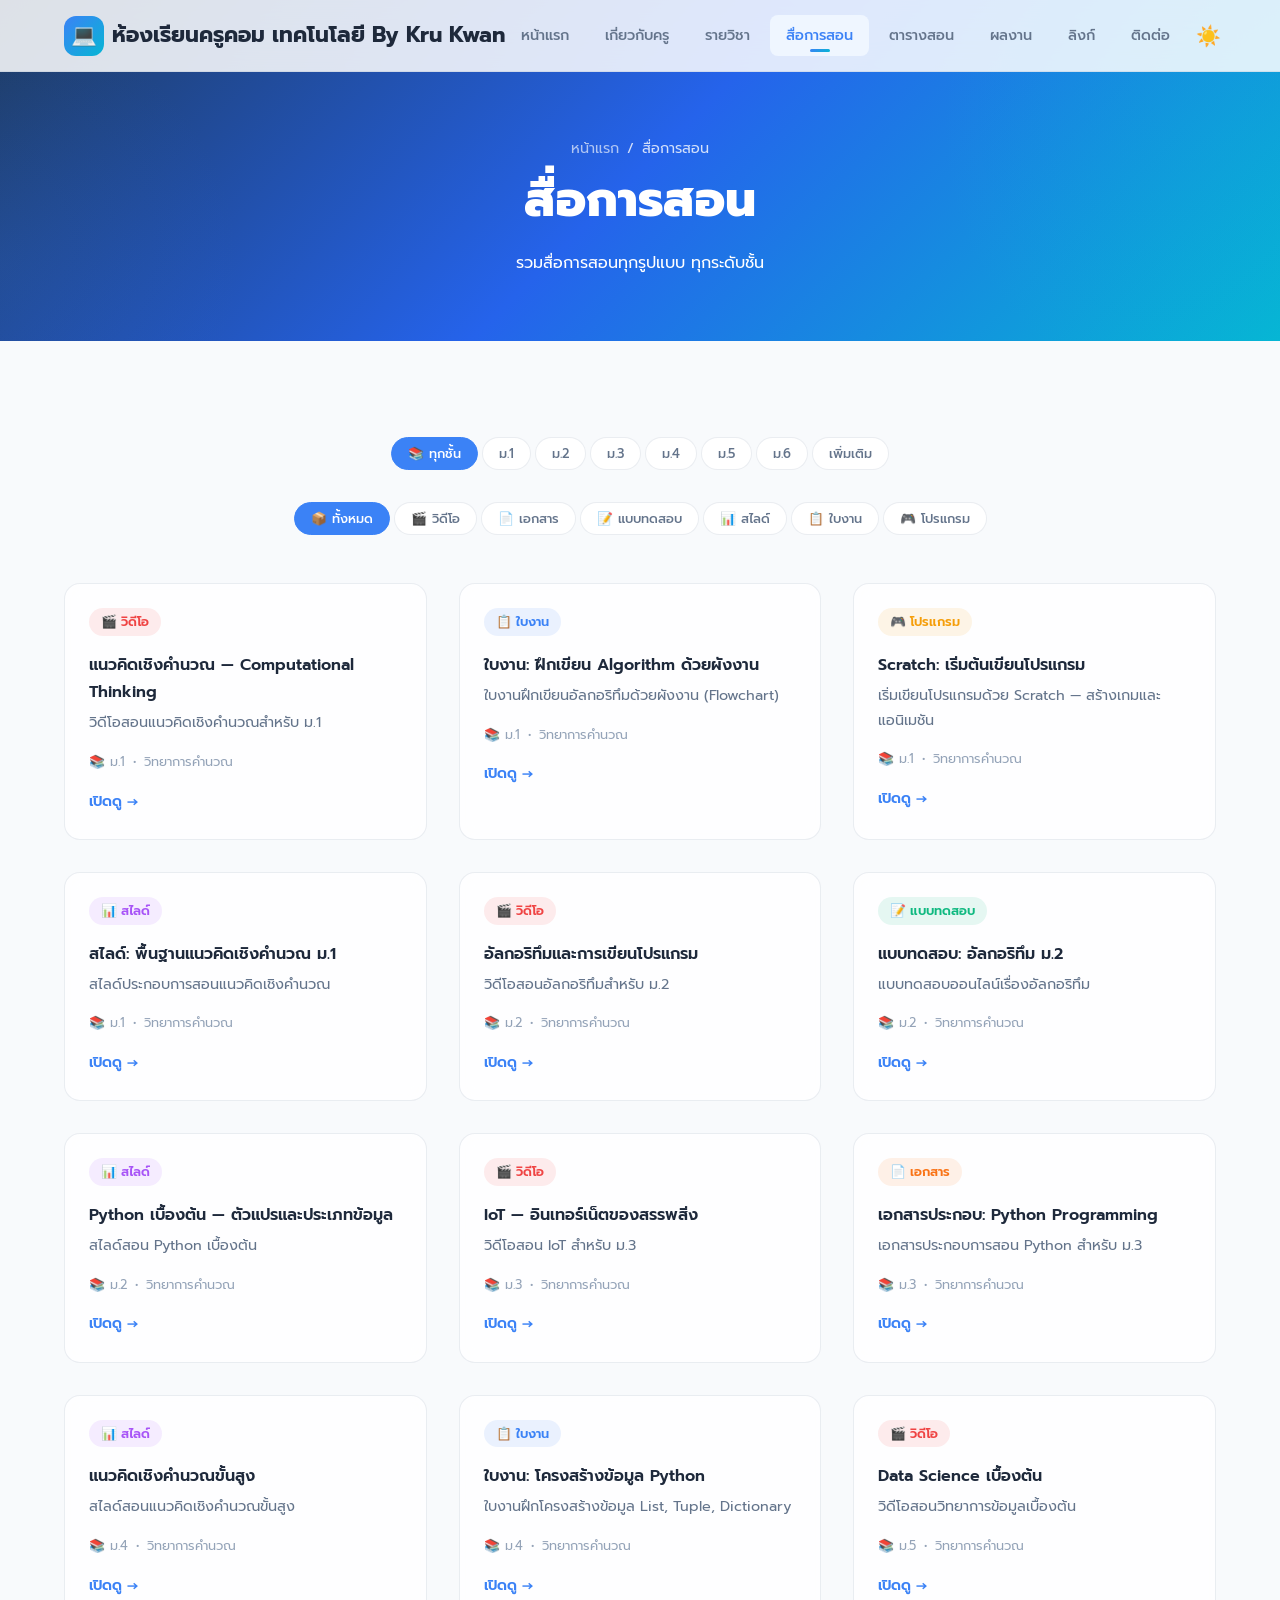
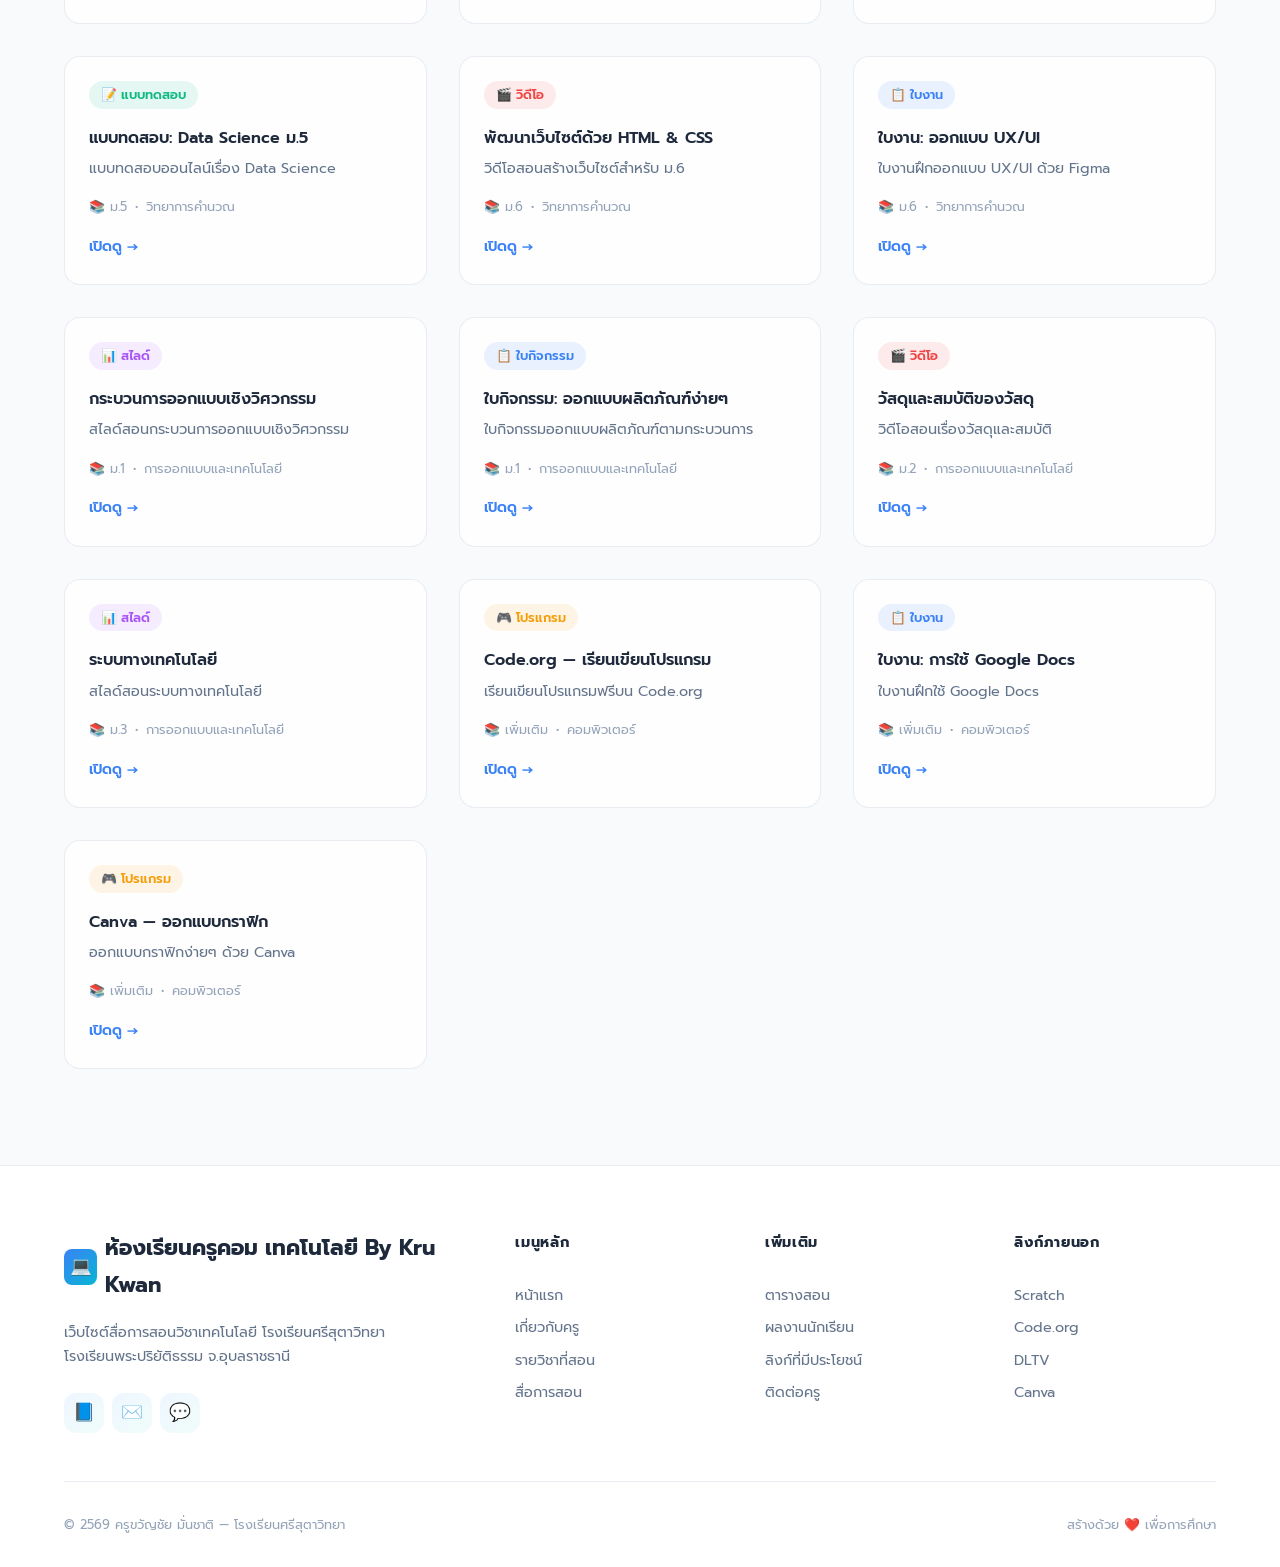
<file: materials.html>
<!DOCTYPE html>
<html lang="th">
<head>
  <meta charset="UTF-8">
  <meta name="viewport" content="width=device-width, initial-scale=1.0">
  <meta name="description" content="รวมสื่อการสอนวิชาเทคโนโลยี ทุกรูปแบบ ทุกระดับชั้น โดยครูขวัญชัย มั่นชาติ โรงเรียนศรีสุตาวิทยา">
  <meta name="keywords" content="สื่อการสอน, เทคโนโลยี, วิชาคอมพิวเตอร์, ใบงาน, วิดีโอ, แบบฝึกหัด">
  <title>สื่อการสอน | ครูคอม เทคโนโลยี</title>
  <link rel="preconnect" href="https://fonts.googleapis.com">
  <link rel="preconnect" href="https://fonts.gstatic.com" crossorigin>
  <link href="https://fonts.googleapis.com/css2?family=Prompt:wght@300;400;500;600;700&display=swap" rel="stylesheet">
  <link rel="stylesheet" href="css/style.css">
</head>
<body>

  <!-- Navbar -->
  <nav class="navbar" id="navbar">
    <div class="nav-container">
      <a href="index.html" class="nav-logo">
        <div class="logo-icon">💻</div>
        <span id="nav-logo-text">ครูคอม เทคโนโลยี</span>
      </a>
      <div class="nav-links" id="nav-links">
        <a href="index.html">หน้าแรก</a>
        <a href="about.html">เกี่ยวกับครู</a>
        <a href="subjects.html">รายวิชา</a>
        <a href="materials.html">สื่อการสอน</a>
        <a href="schedule.html">ตารางสอน</a>
        <a href="gallery.html">ผลงาน</a>
        <a href="links.html">ลิงก์</a>
        <a href="contact.html">ติดต่อ</a>
      </div>
      <div class="nav-actions">
        <button class="theme-toggle" id="theme-toggle" aria-label="Toggle theme">
          <span class="icon-sun">☀️</span>
          <span class="icon-moon">🌙</span>
        </button>
        <button class="mobile-toggle" id="mobile-toggle" aria-label="Toggle menu">
          <span class="bar"></span>
        </button>
      </div>
    </div>
  </nav>

  <!-- Page Header -->
  <header class="page-header">
    <div class="container">
      <nav class="breadcrumb" aria-label="Breadcrumb">
        <a href="index.html">หน้าแรก</a>
        <span>/</span>
        <span>สื่อการสอน</span>
      </nav>
      <h1>สื่อการสอน</h1>
      <p>รวมสื่อการสอนทุกรูปแบบ ทุกระดับชั้น</p>
    </div>
  </header>

  <!-- Materials Section -->
  <section class="section">
    <div class="container">
      <div id="materials-filters"></div>
      <div id="materials-grid" class="grid-3"></div>
    </div>
  </section>

  <!-- Footer -->
  <footer class="footer">
    <div class="container">
      <div class="footer-grid">
        <div class="footer-brand">
          <div class="footer-logo">
            <div class="logo-icon">💻</div>
            <span id="footer-logo-text">ครูคอม เทคโนโลยี</span>
          </div>
          <p>เว็บไซต์สื่อการสอนวิชาเทคโนโลยี โรงเรียนศรีสุตาวิทยา<br>โรงเรียนพระปริยัติธรรม จ.อุบลราชธานี</p>
          <div class="footer-social">
            <a href="https://facebook.com/" target="_blank" aria-label="Facebook">📘</a>
            <a href="mailto:khwanchai@example.com" aria-label="Email">✉️</a>
            <a href="#" aria-label="Line">💬</a>
          </div>
        </div>
        <div class="footer-column">
          <h4>เมนูหลัก</h4>
          <a href="index.html">หน้าแรก</a>
          <a href="about.html">เกี่ยวกับครู</a>
          <a href="subjects.html">รายวิชาที่สอน</a>
          <a href="materials.html">สื่อการสอน</a>
        </div>
        <div class="footer-column">
          <h4>เพิ่มเติม</h4>
          <a href="schedule.html">ตารางสอน</a>
          <a href="gallery.html">ผลงานนักเรียน</a>
          <a href="links.html">ลิงก์ที่มีประโยชน์</a>
          <a href="contact.html">ติดต่อครู</a>
        </div>
        <div class="footer-column">
          <h4>ลิงก์ภายนอก</h4>
          <a href="https://scratch.mit.edu/" target="_blank">Scratch</a>
          <a href="https://code.org/" target="_blank">Code.org</a>
          <a href="https://www.dltv.ac.th/" target="_blank">DLTV</a>
          <a href="https://www.canva.com/" target="_blank">Canva</a>
        </div>
      </div>
      <div class="footer-bottom">
        <span>© 2569 ครูขวัญชัย มั่นชาติ — โรงเรียนศรีสุตาวิทยา</span>
        <span>สร้างด้วย ❤️ เพื่อการศึกษา</span>
      </div>
    </div>
  </footer>

  <button class="back-to-top" id="back-to-top" aria-label="Back to top">↑</button>

  <script src="js/particles.js"></script>
  <script src="js/main.js"></script>
</body>
</html>
</file>
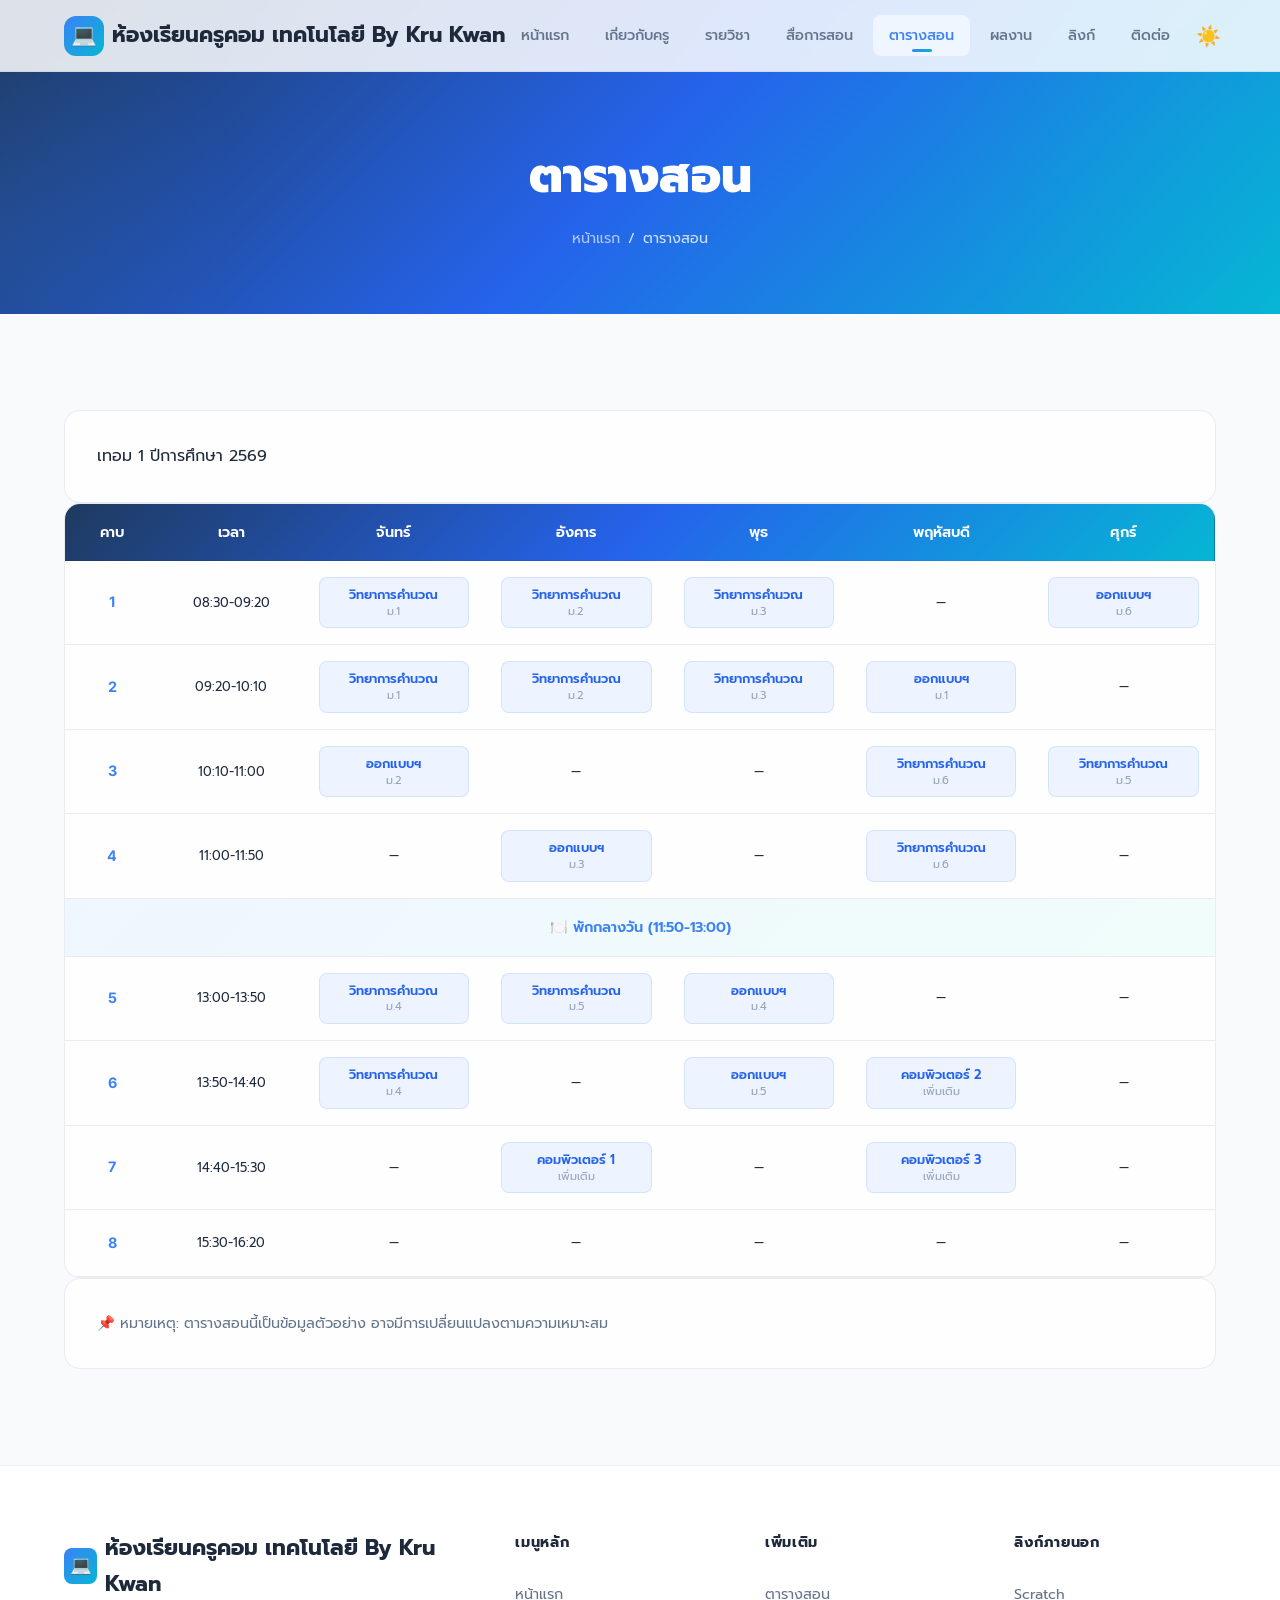
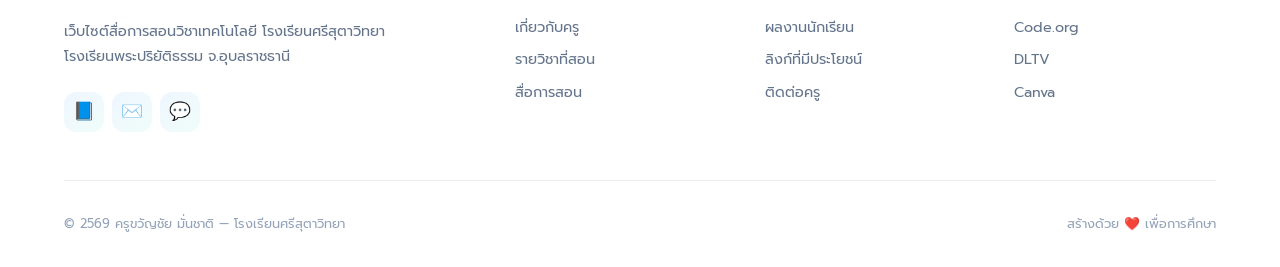
<file: schedule.html>
<!DOCTYPE html>
<html lang="th">
<head>
  <meta charset="UTF-8">
  <meta name="viewport" content="width=device-width, initial-scale=1.0">
  <meta name="description" content="ตารางสอนวิชาเทคโนโลยี ครูขวัญชัย มั่นชาติ โรงเรียนศรีสุตาวิทยา">
  <meta name="keywords" content="ตารางสอน, เทคโนโลยี, ครูขวัญชัย, โรงเรียนศรีสุตาวิทยา">
  <title>ตารางสอน | ครูคอม เทคโนโลยี</title>
  <link rel="preconnect" href="https://fonts.googleapis.com">
  <link rel="preconnect" href="https://fonts.gstatic.com" crossorigin>
  <link href="https://fonts.googleapis.com/css2?family=Prompt:wght@300;400;500;600;700&display=swap" rel="stylesheet">
  <link rel="stylesheet" href="css/style.css">
</head>
<body>

  <!-- Navbar -->
  <nav class="navbar" id="navbar">
    <div class="nav-container">
      <a href="index.html" class="nav-logo">
        <div class="logo-icon">💻</div>
        <span id="nav-logo-text">ครูคอม เทคโนโลยี</span>
      </a>
      <div class="nav-links" id="nav-links">
        <a href="index.html">หน้าแรก</a>
        <a href="about.html">เกี่ยวกับครู</a>
        <a href="subjects.html">รายวิชา</a>
        <a href="materials.html">สื่อการสอน</a>
        <a href="schedule.html">ตารางสอน</a>
        <a href="gallery.html">ผลงาน</a>
        <a href="links.html">ลิงก์</a>
        <a href="contact.html">ติดต่อ</a>
      </div>
      <div class="nav-actions">
        <button class="theme-toggle" id="theme-toggle" aria-label="Toggle theme">
          <span class="icon-sun">☀️</span>
          <span class="icon-moon">🌙</span>
        </button>
        <button class="mobile-toggle" id="mobile-toggle" aria-label="Toggle menu">
          <span class="bar"></span>
        </button>
      </div>
    </div>
  </nav>

  <!-- Page Header -->
  <header class="page-header">
    <div class="container">
      <h1>ตารางสอน</h1>
      <nav class="breadcrumb" aria-label="Breadcrumb">
        <a href="index.html">หน้าแรก</a>
        <span>/</span>
        <span>ตารางสอน</span>
      </nav>
    </div>
  </header>

  <!-- Schedule Section -->
  <section class="section">
    <div class="container">

      <!-- Semester Info Card -->
      <div class="card semester-card">
        <span id="schedule-semester"></span>
      </div>

      <!-- Schedule Table -->
      <div class="schedule-table-wrapper">
        <table class="schedule-table">
          <thead>
            <tr>
              <th>คาบ</th>
              <th>เวลา</th>
              <th>จันทร์</th>
              <th>อังคาร</th>
              <th>พุธ</th>
              <th>พฤหัสบดี</th>
              <th>ศุกร์</th>
            </tr>
          </thead>
          <tbody id="schedule-body">
            <!-- Populated by JS from data.js -->
          </tbody>
        </table>
      </div>

      <!-- Note Card -->
      <div class="card note-card">
        <p>📌 หมายเหตุ: ตารางสอนนี้เป็นข้อมูลตัวอย่าง อาจมีการเปลี่ยนแปลงตามความเหมาะสม</p>
      </div>

    </div>
  </section>

  <!-- Footer -->
  <footer class="footer">
    <div class="container">
      <div class="footer-grid">
        <div class="footer-brand">
          <div class="footer-logo">
            <div class="logo-icon">💻</div>
            <span id="footer-logo-text">ครูคอม เทคโนโลยี</span>
          </div>
          <p>เว็บไซต์สื่อการสอนวิชาเทคโนโลยี โรงเรียนศรีสุตาวิทยา<br>โรงเรียนพระปริยัติธรรม จ.อุบลราชธานี</p>
          <div class="footer-social">
            <a href="https://facebook.com/" target="_blank" aria-label="Facebook">📘</a>
            <a href="mailto:khwanchai@example.com" aria-label="Email">✉️</a>
            <a href="#" aria-label="Line">💬</a>
          </div>
        </div>
        <div class="footer-column">
          <h4>เมนูหลัก</h4>
          <a href="index.html">หน้าแรก</a>
          <a href="about.html">เกี่ยวกับครู</a>
          <a href="subjects.html">รายวิชาที่สอน</a>
          <a href="materials.html">สื่อการสอน</a>
        </div>
        <div class="footer-column">
          <h4>เพิ่มเติม</h4>
          <a href="schedule.html">ตารางสอน</a>
          <a href="gallery.html">ผลงานนักเรียน</a>
          <a href="links.html">ลิงก์ที่มีประโยชน์</a>
          <a href="contact.html">ติดต่อครู</a>
        </div>
        <div class="footer-column">
          <h4>ลิงก์ภายนอก</h4>
          <a href="https://scratch.mit.edu/" target="_blank">Scratch</a>
          <a href="https://code.org/" target="_blank">Code.org</a>
          <a href="https://www.dltv.ac.th/" target="_blank">DLTV</a>
          <a href="https://www.canva.com/" target="_blank">Canva</a>
        </div>
      </div>
      <div class="footer-bottom">
        <span>© 2569 ครูขวัญชัย มั่นชาติ — โรงเรียนศรีสุตาวิทยา</span>
        <span>สร้างด้วย ❤️ เพื่อการศึกษา</span>
      </div>
    </div>
  </footer>

  <button class="back-to-top" id="back-to-top" aria-label="Back to top">↑</button>

  <script src="js/particles.js"></script>
  <script src="js/main.js"></script>
</body>
</html>
</file>
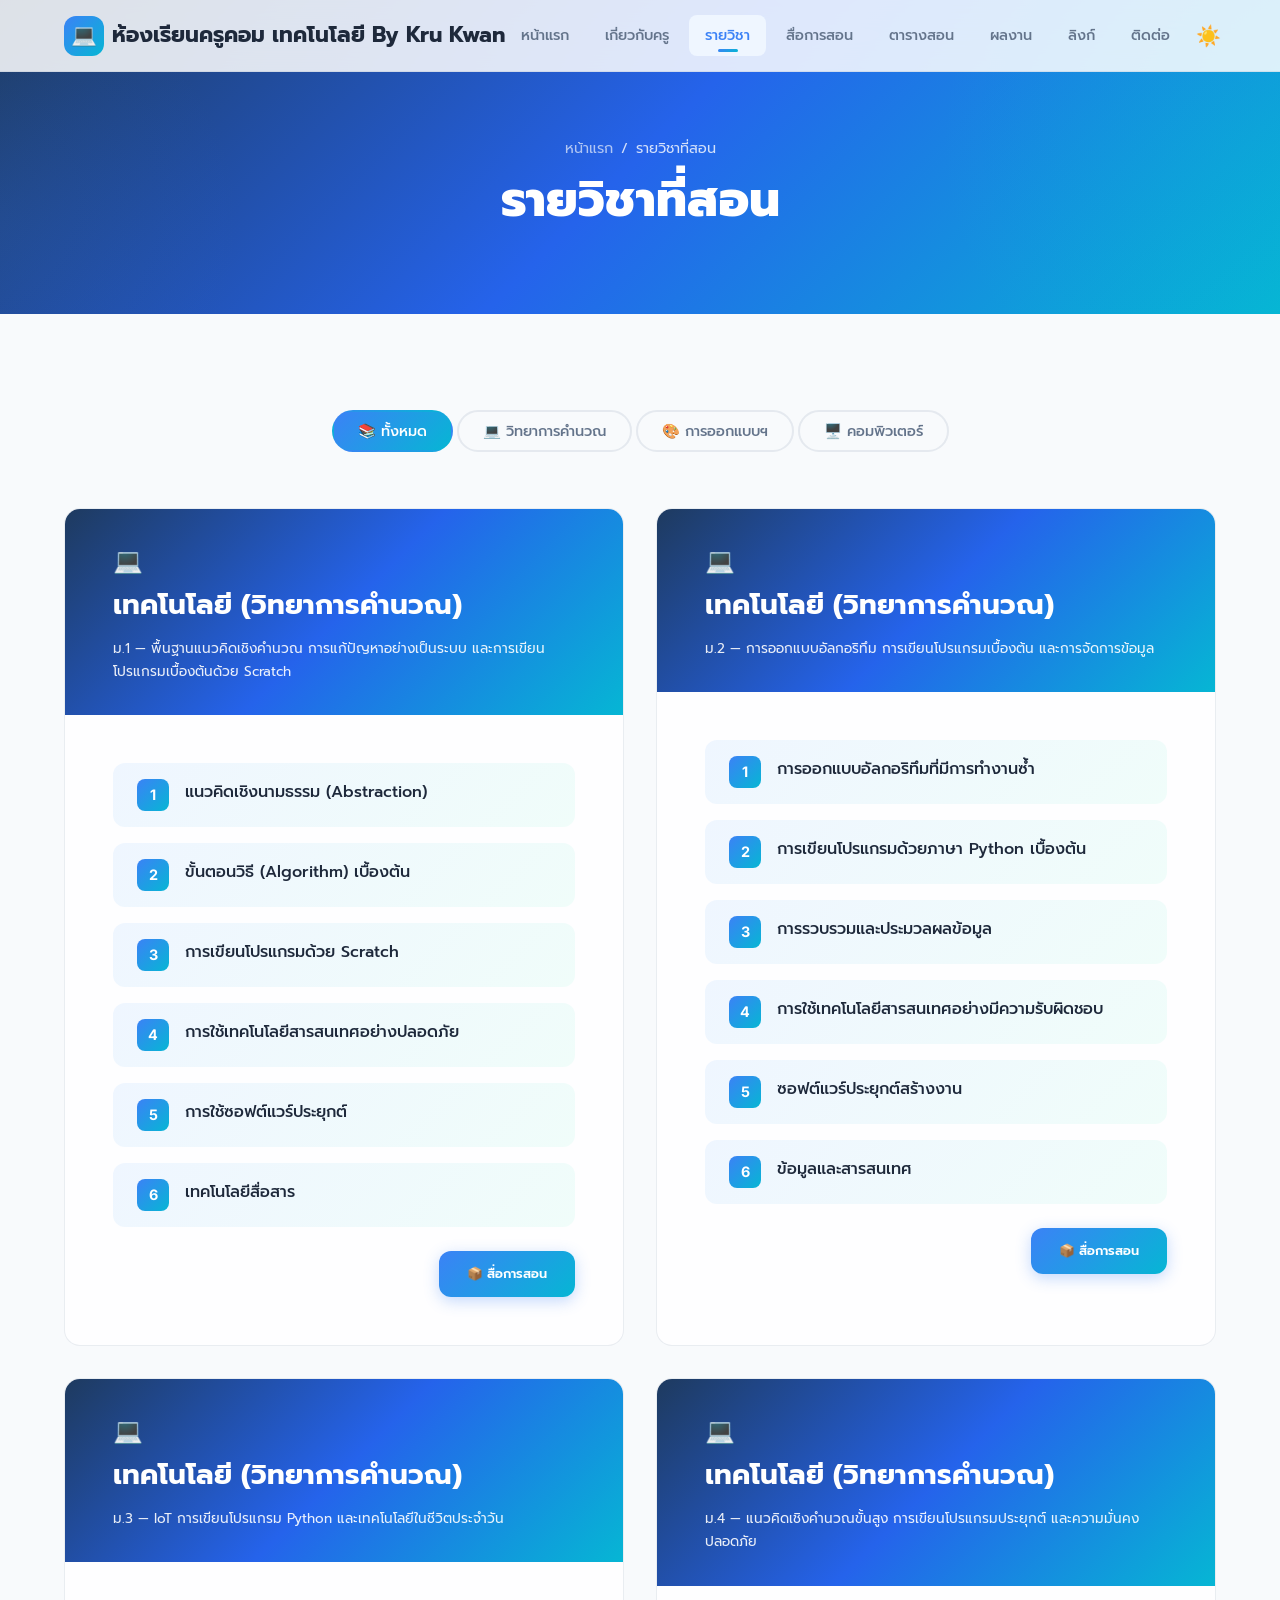
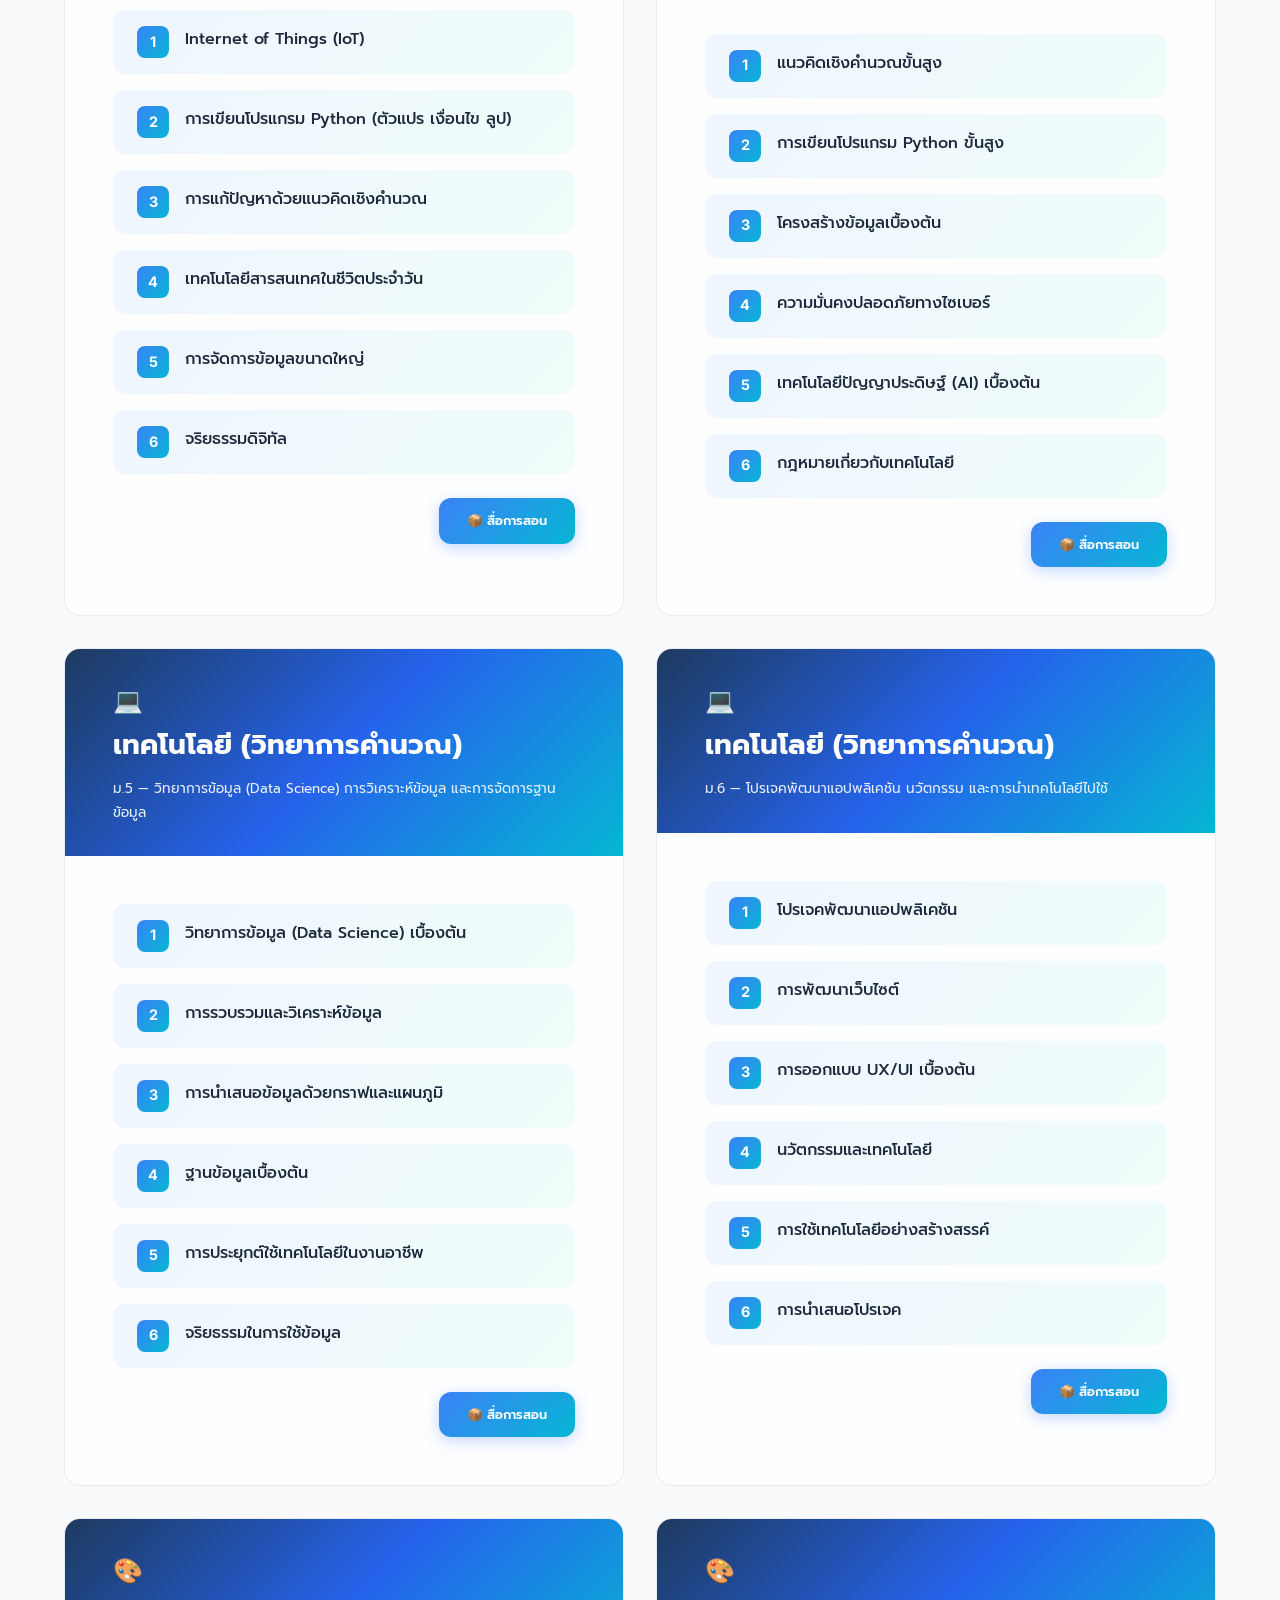
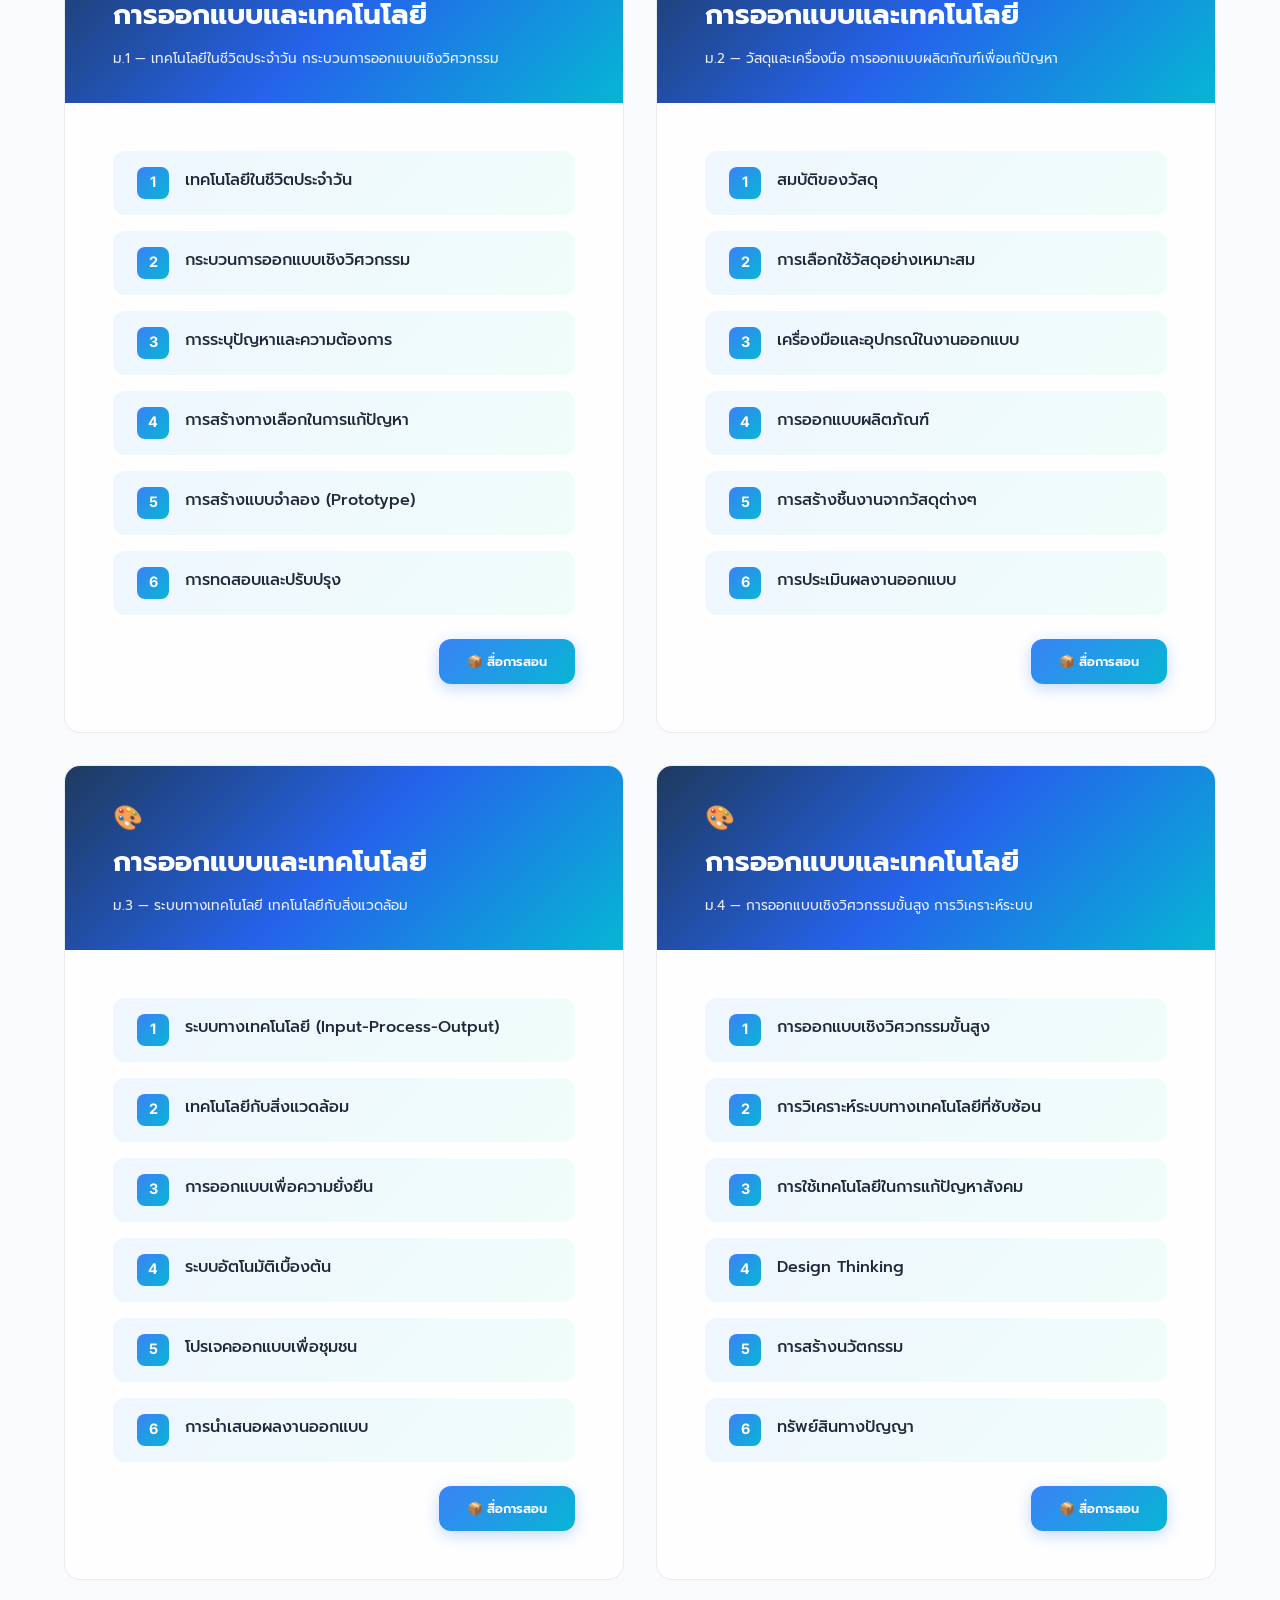
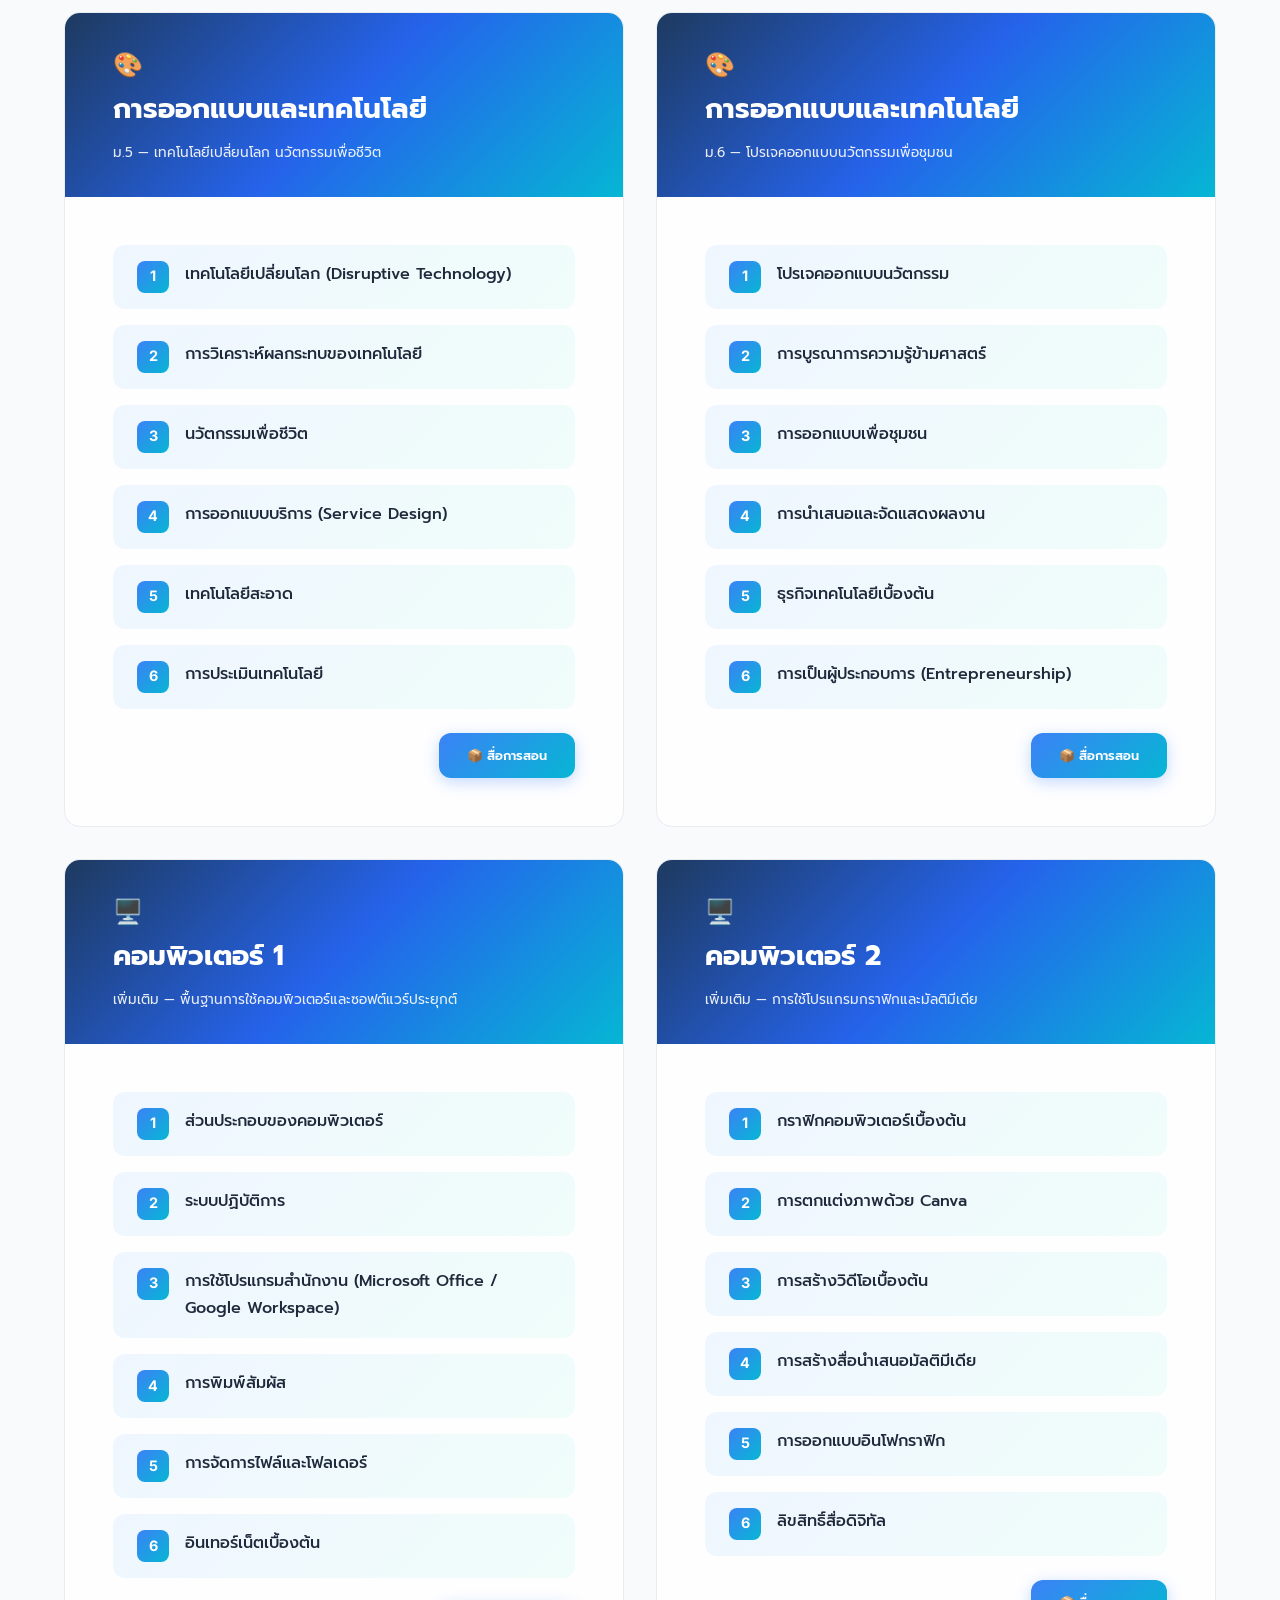
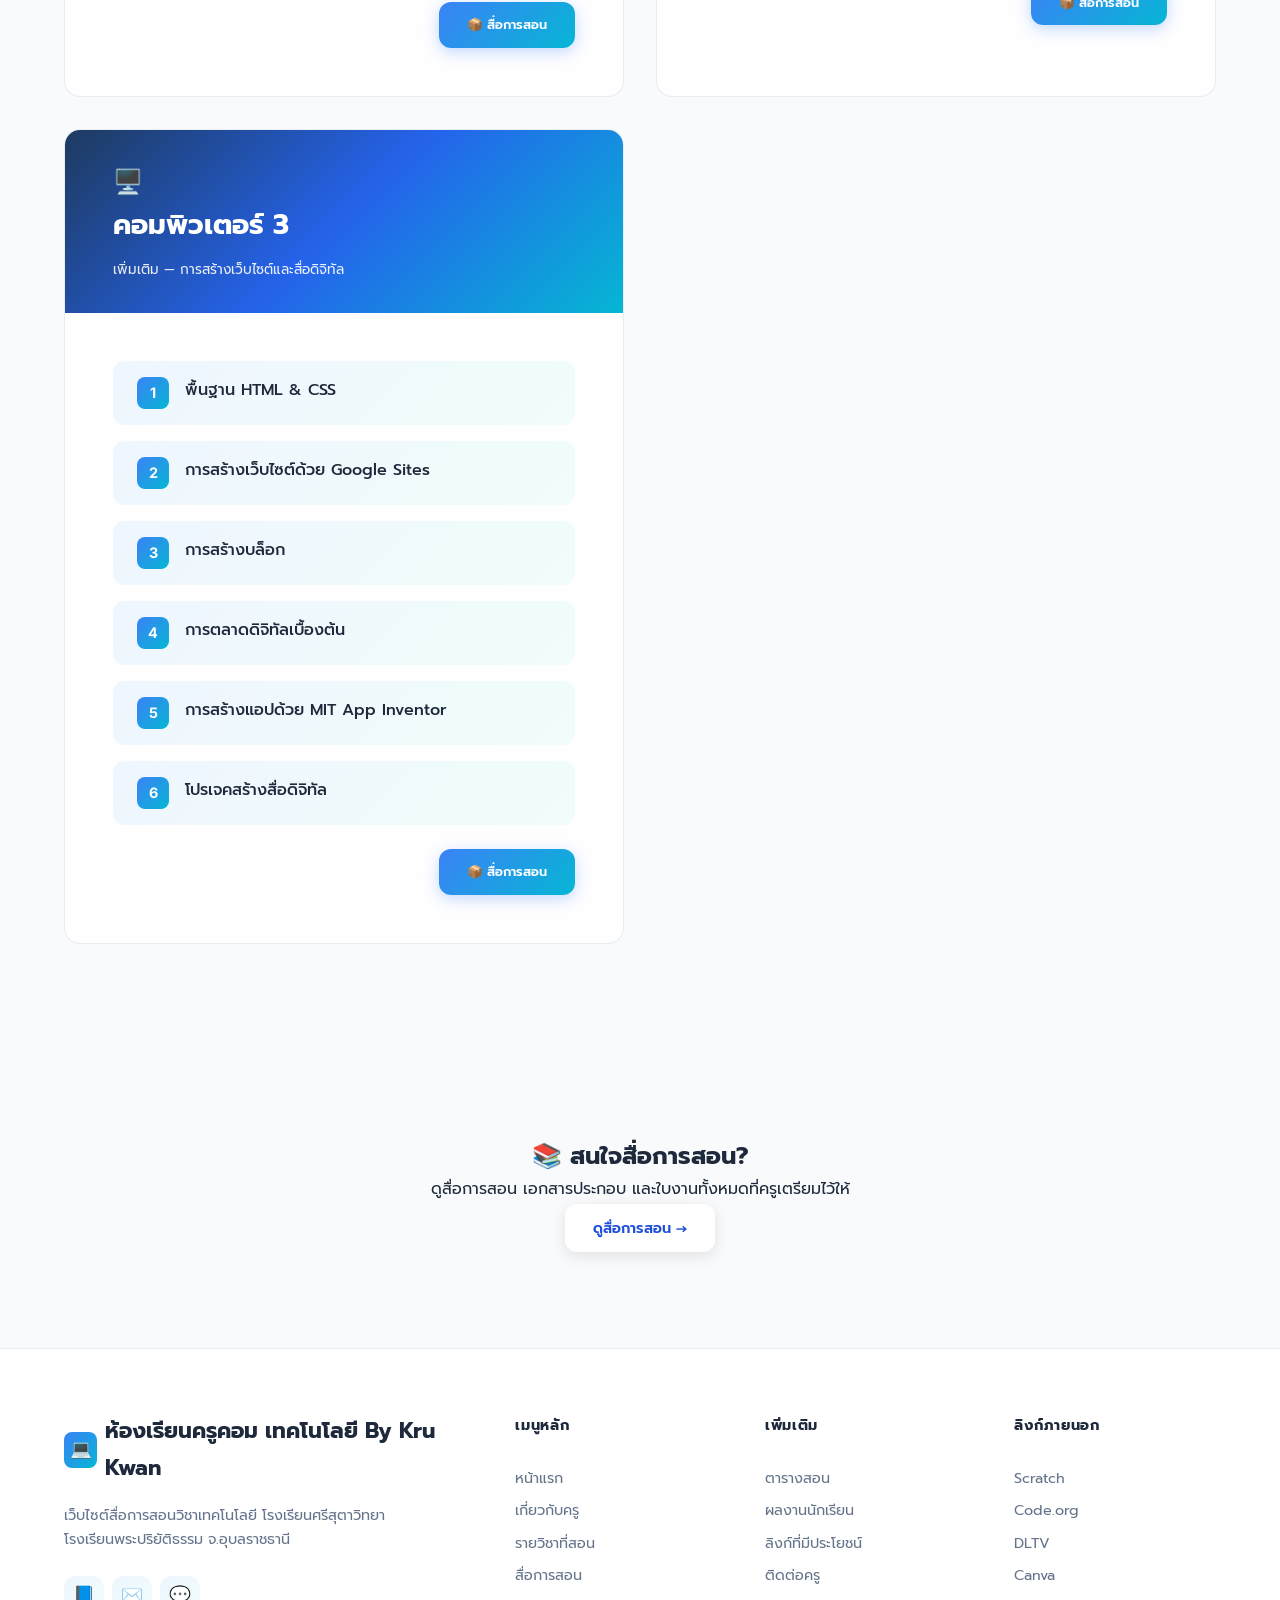
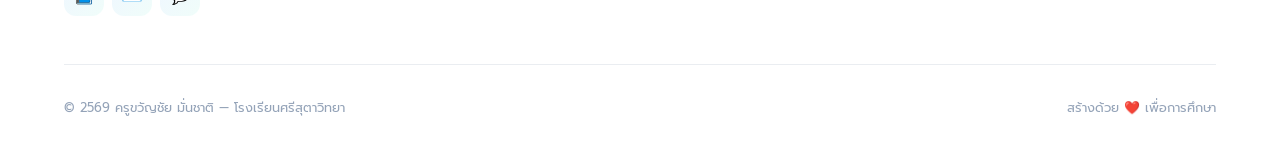
<file: subjects.html>
<!DOCTYPE html>
<html lang="th">
<head>
  <meta charset="UTF-8">
  <meta name="viewport" content="width=device-width, initial-scale=1.0">
  <meta name="description" content="รายวิชาที่สอนโดยครูขวัญชัย มั่นชาติ วิชาเทคโนโลยี วิทยาการคำนวณ การออกแบบเทคโนโลยี และคอมพิวเตอร์ โรงเรียนศรีสุตาวิทยา">
  <meta name="keywords" content="รายวิชา, วิทยาการคำนวณ, การออกแบบเทคโนโลยี, คอมพิวเตอร์, เทคโนโลยี, ครูขวัญชัย">
  <meta name="author" content="ครูขวัญชัย มั่นชาติ">
  <title>รายวิชาที่สอน | ครูคอม เทคโนโลยี</title>
  <link rel="preconnect" href="https://fonts.googleapis.com">
  <link rel="preconnect" href="https://fonts.gstatic.com" crossorigin>
  <link href="https://fonts.googleapis.com/css2?family=Prompt:wght@300;400;500;600;700&display=swap" rel="stylesheet">
  <link rel="stylesheet" href="css/style.css">
</head>
<body>

  <!-- Navbar -->
  <nav class="navbar" id="navbar">
    <div class="nav-container">
      <a href="index.html" class="nav-logo">
        <div class="logo-icon">💻</div>
        <span id="nav-logo-text">ครูคอม เทคโนโลยี</span>
      </a>
      <div class="nav-links" id="nav-links">
        <a href="index.html">หน้าแรก</a>
        <a href="about.html">เกี่ยวกับครู</a>
        <a href="subjects.html">รายวิชา</a>
        <a href="materials.html">สื่อการสอน</a>
        <a href="schedule.html">ตารางสอน</a>
        <a href="gallery.html">ผลงาน</a>
        <a href="links.html">ลิงก์</a>
        <a href="contact.html">ติดต่อ</a>
      </div>
      <div class="nav-actions">
        <button class="theme-toggle" id="theme-toggle" aria-label="Toggle theme">
          <span class="icon-sun">☀️</span>
          <span class="icon-moon">🌙</span>
        </button>
        <button class="mobile-toggle" id="mobile-toggle" aria-label="Toggle menu">
          <span class="bar"></span>
        </button>
      </div>
    </div>
  </nav>

  <!-- Page Header -->
  <header class="page-header">
    <div class="container">
      <nav class="breadcrumb" aria-label="Breadcrumb">
        <a href="index.html">หน้าแรก</a>
        <span class="separator">/</span>
        <span class="current">รายวิชาที่สอน</span>
      </nav>
      <h1>รายวิชาที่สอน</h1>
    </div>
  </header>

  <!-- Subjects Content (populated by main.js) -->
  <section class="section">
    <div class="container">
      <div id="subjects-content"></div>
    </div>
  </section>

  <!-- CTA Section -->
  <section class="section section-alt">
    <div class="container">
      <div class="cta-card" style="text-align:center;">
        <h2>📚 สนใจสื่อการสอน?</h2>
        <p>ดูสื่อการสอน เอกสารประกอบ และใบงานทั้งหมดที่ครูเตรียมไว้ให้</p>
        <a href="materials.html" class="btn btn-primary">ดูสื่อการสอน →</a>
      </div>
    </div>
  </section>

  <!-- Footer -->
  <footer class="footer">
    <div class="container">
      <div class="footer-grid">
        <div class="footer-brand">
          <div class="footer-logo">
            <div class="logo-icon">💻</div>
            <span id="footer-logo-text">ครูคอม เทคโนโลยี</span>
          </div>
          <p>เว็บไซต์สื่อการสอนวิชาเทคโนโลยี โรงเรียนศรีสุตาวิทยา<br>โรงเรียนพระปริยัติธรรม จ.อุบลราชธานี</p>
          <div class="footer-social">
            <a href="https://facebook.com/" target="_blank" aria-label="Facebook">📘</a>
            <a href="mailto:khwanchai@example.com" aria-label="Email">✉️</a>
            <a href="#" aria-label="Line">💬</a>
          </div>
        </div>
        <div class="footer-column">
          <h4>เมนูหลัก</h4>
          <a href="index.html">หน้าแรก</a>
          <a href="about.html">เกี่ยวกับครู</a>
          <a href="subjects.html">รายวิชาที่สอน</a>
          <a href="materials.html">สื่อการสอน</a>
        </div>
        <div class="footer-column">
          <h4>เพิ่มเติม</h4>
          <a href="schedule.html">ตารางสอน</a>
          <a href="gallery.html">ผลงานนักเรียน</a>
          <a href="links.html">ลิงก์ที่มีประโยชน์</a>
          <a href="contact.html">ติดต่อครู</a>
        </div>
        <div class="footer-column">
          <h4>ลิงก์ภายนอก</h4>
          <a href="https://scratch.mit.edu/" target="_blank">Scratch</a>
          <a href="https://code.org/" target="_blank">Code.org</a>
          <a href="https://www.dltv.ac.th/" target="_blank">DLTV</a>
          <a href="https://www.canva.com/" target="_blank">Canva</a>
        </div>
      </div>
      <div class="footer-bottom">
        <span>© 2569 ครูขวัญชัย มั่นชาติ — โรงเรียนศรีสุตาวิทยา</span>
        <span>สร้างด้วย ❤️ เพื่อการศึกษา</span>
      </div>
    </div>
  </footer>

  <button class="back-to-top" id="back-to-top" aria-label="Back to top">↑</button>

  <!-- Scripts -->
  <script src="js/particles.js"></script>
  <script src="js/main.js"></script>
</body>
</html>
</file>
<file: css/style.css>
/* ============================================
   🎨 Design System — ครูคอม เทคโนโลยี
   Teacher Khwanchai Manchat
   โรงเรียนศรีสุตาวิทยา อุบลราชธานี
   ============================================ */

/* Google Fonts */
@import url('https://fonts.googleapis.com/css2?family=Inter:wght@300;400;500;600;700;800&family=Prompt:wght@300;400;500;600;700;800&display=swap');

/* ============ CSS Variables ============ */
:root {
  /* Primary Colors — Blue/Sky Tech */
  --primary-50: #eff6ff;
  --primary-100: #dbeafe;
  --primary-200: #bfdbfe;
  --primary-300: #93c5fd;
  --primary-400: #60a5fa;
  --primary-500: #3b82f6;
  --primary-600: #2563eb;
  --primary-700: #1d4ed8;
  --primary-800: #1e40af;
  --primary-900: #1e3a5f;

  /* Accent — Cyan */
  --accent: #06b6d4;
  --accent-light: #22d3ee;
  --accent-dark: #0891b2;

  /* Success / Warning / Error */
  --success: #10b981;
  --warning: #f59e0b;
  --error: #ef4444;

  /* Light Mode */
  --bg-primary: #f8fafc;
  --bg-secondary: #ffffff;
  --bg-card: rgba(255, 255, 255, 0.8);
  --bg-nav: rgba(255, 255, 255, 0.85);
  --text-primary: #1e293b;
  --text-secondary: #64748b;
  --text-muted: #94a3b8;
  --border: rgba(148, 163, 184, 0.2);
  --shadow-sm: 0 1px 3px rgba(0, 0, 0, 0.08);
  --shadow-md: 0 4px 16px rgba(0, 0, 0, 0.08);
  --shadow-lg: 0 8px 32px rgba(0, 0, 0, 0.1);
  --shadow-xl: 0 16px 48px rgba(0, 0, 0, 0.12);
  --glass-bg: rgba(255, 255, 255, 0.6);
  --glass-border: rgba(255, 255, 255, 0.3);

  /* Gradient */
  --gradient-hero: linear-gradient(135deg, #1e3a5f 0%, #2563eb 50%, #06b6d4 100%);
  --gradient-card: linear-gradient(135deg, #3b82f6 0%, #06b6d4 100%);
  --gradient-accent: linear-gradient(135deg, #06b6d4 0%, #3b82f6 100%);
  --gradient-subtle: linear-gradient(135deg, #eff6ff 0%, #f0fdfa 100%);

  /* Typography */
  --font-thai: 'Prompt', 'Noto Sans Thai', sans-serif;
  --font-en: 'Inter', sans-serif;
  --fs-xs: clamp(0.7rem, 0.65rem + 0.25vw, 0.8rem);
  --fs-sm: clamp(0.8rem, 0.75rem + 0.3vw, 0.9rem);
  --fs-base: clamp(0.9rem, 0.85rem + 0.3vw, 1rem);
  --fs-md: clamp(1rem, 0.9rem + 0.4vw, 1.15rem);
  --fs-lg: clamp(1.1rem, 1rem + 0.5vw, 1.35rem);
  --fs-xl: clamp(1.3rem, 1.1rem + 0.8vw, 1.75rem);
  --fs-2xl: clamp(1.6rem, 1.3rem + 1.2vw, 2.25rem);
  --fs-3xl: clamp(2rem, 1.5rem + 2vw, 3rem);
  --fs-4xl: clamp(2.5rem, 1.8rem + 3vw, 4rem);

  /* Spacing */
  --space-xs: 0.25rem;
  --space-sm: 0.5rem;
  --space-md: 1rem;
  --space-lg: 1.5rem;
  --space-xl: 2rem;
  --space-2xl: 3rem;
  --space-3xl: 4rem;
  --space-4xl: 6rem;

  /* Border Radius */
  --radius-sm: 0.5rem;
  --radius-md: 0.75rem;
  --radius-lg: 1rem;
  --radius-xl: 1.5rem;
  --radius-full: 9999px;

  /* Transitions */
  --transition-fast: 150ms cubic-bezier(0.4, 0, 0.2, 1);
  --transition-base: 300ms cubic-bezier(0.4, 0, 0.2, 1);
  --transition-slow: 500ms cubic-bezier(0.4, 0, 0.2, 1);
  --transition-spring: 500ms cubic-bezier(0.34, 1.56, 0.64, 1);

  /* Layout */
  --nav-height: 72px;
  --container-max: 1200px;
  --container-narrow: 900px;
}

/* ============ Dark Mode ============ */
[data-theme="dark"] {
  --bg-primary: #0f172a;
  --bg-secondary: #1e293b;
  --bg-card: rgba(30, 41, 59, 0.8);
  --bg-nav: rgba(15, 23, 42, 0.9);
  --text-primary: #e2e8f0;
  --text-secondary: #94a3b8;
  --text-muted: #64748b;
  --border: rgba(148, 163, 184, 0.15);
  --shadow-sm: 0 1px 3px rgba(0, 0, 0, 0.3);
  --shadow-md: 0 4px 16px rgba(0, 0, 0, 0.3);
  --shadow-lg: 0 8px 32px rgba(0, 0, 0, 0.4);
  --shadow-xl: 0 16px 48px rgba(0, 0, 0, 0.5);
  --glass-bg: rgba(30, 41, 59, 0.6);
  --glass-border: rgba(148, 163, 184, 0.1);
  --gradient-subtle: linear-gradient(135deg, #1e293b 0%, #0f172a 100%);
}

/* ============ Reset & Base ============ */
*,
*::before,
*::after {
  margin: 0;
  padding: 0;
  box-sizing: border-box;
}

html {
  scroll-behavior: smooth;
  scroll-padding-top: var(--nav-height);
}

body {
  font-family: var(--font-thai);
  font-size: var(--fs-base);
  color: var(--text-primary);
  background-color: var(--bg-primary);
  line-height: 1.7;
  overflow-x: hidden;
  transition: background-color var(--transition-base), color var(--transition-base);
  min-height: 100vh;
}

img {
  max-width: 100%;
  height: auto;
  display: block;
}

a {
  text-decoration: none;
  color: var(--primary-500);
  transition: color var(--transition-fast);
}

a:hover {
  color: var(--primary-600);
}

ul, ol {
  list-style: none;
}

button {
  cursor: pointer;
  border: none;
  outline: none;
  font-family: inherit;
  background: none;
}

/* ============ Utility Classes ============ */
.container {
  max-width: var(--container-max);
  margin: 0 auto;
  padding: 0 var(--space-lg);
}

.container-narrow {
  max-width: var(--container-narrow);
  margin: 0 auto;
  padding: 0 var(--space-lg);
}

.section {
  padding: var(--space-4xl) 0;
}

.section-header {
  text-align: center;
  margin-bottom: var(--space-3xl);
}

.section-header h2 {
  font-size: var(--fs-2xl);
  font-weight: 700;
  color: var(--text-primary);
  margin-bottom: var(--space-sm);
}

.section-header p {
  font-size: var(--fs-md);
  color: var(--text-secondary);
  max-width: 600px;
  margin: 0 auto;
}

.section-header .accent-line {
  width: 60px;
  height: 4px;
  background: var(--gradient-card);
  border-radius: var(--radius-full);
  margin: var(--space-md) auto;
}

.text-gradient {
  background: var(--gradient-card);
  -webkit-background-clip: text;
  -webkit-text-fill-color: transparent;
  background-clip: text;
}

/* ============ Navigation ============ */
.navbar {
  position: fixed;
  top: 0;
  left: 0;
  right: 0;
  height: var(--nav-height);
  background: var(--bg-nav);
  backdrop-filter: blur(20px);
  -webkit-backdrop-filter: blur(20px);
  border-bottom: 1px solid var(--border);
  z-index: 1000;
  transition: all var(--transition-base);
}

.navbar.scrolled {
  box-shadow: var(--shadow-md);
}

.nav-container {
  max-width: var(--container-max);
  margin: 0 auto;
  padding: 0 var(--space-lg);
  height: 100%;
  display: flex;
  align-items: center;
  justify-content: space-between;
}

.nav-logo {
  display: flex;
  align-items: center;
  gap: var(--space-sm);
  font-size: var(--fs-lg);
  font-weight: 700;
  color: var(--text-primary);
  text-decoration: none;
}

.nav-logo .logo-icon {
  width: 40px;
  height: 40px;
  background: var(--gradient-card);
  border-radius: var(--radius-md);
  display: flex;
  align-items: center;
  justify-content: center;
  font-size: 1.3rem;
  color: white;
  flex-shrink: 0;
}

.nav-logo span {
  white-space: nowrap;
}

.nav-links {
  display: flex;
  align-items: center;
  gap: var(--space-xs);
}

.nav-links a {
  padding: var(--space-sm) var(--space-md);
  color: var(--text-secondary);
  font-size: var(--fs-sm);
  font-weight: 500;
  border-radius: var(--radius-sm);
  transition: all var(--transition-fast);
  position: relative;
  white-space: nowrap;
}

.nav-links a:hover,
.nav-links a.active {
  color: var(--primary-500);
  background: var(--primary-50);
}

[data-theme="dark"] .nav-links a:hover,
[data-theme="dark"] .nav-links a.active {
  background: rgba(59, 130, 246, 0.1);
}

.nav-links a.active::after {
  content: '';
  position: absolute;
  bottom: 4px;
  left: 50%;
  transform: translateX(-50%);
  width: 20px;
  height: 3px;
  background: var(--gradient-card);
  border-radius: var(--radius-full);
}

.nav-actions {
  display: flex;
  align-items: center;
  gap: var(--space-sm);
}

/* Theme Toggle */
.theme-toggle {
  width: 44px;
  height: 44px;
  border-radius: var(--radius-md);
  display: flex;
  align-items: center;
  justify-content: center;
  color: var(--text-secondary);
  font-size: 1.25rem;
  transition: all var(--transition-fast);
  background: transparent;
}

.theme-toggle:hover {
  background: var(--primary-50);
  color: var(--primary-500);
}

[data-theme="dark"] .theme-toggle:hover {
  background: rgba(59, 130, 246, 0.1);
}

.theme-toggle .icon-sun,
.theme-toggle .icon-moon {
  transition: all var(--transition-base);
}

[data-theme="dark"] .theme-toggle .icon-sun {
  display: none;
}

[data-theme="light"] .theme-toggle .icon-moon,
:root:not([data-theme="dark"]) .theme-toggle .icon-moon {
  display: none;
}

/* Mobile Menu Toggle */
.mobile-toggle {
  display: none;
  width: 44px;
  height: 44px;
  border-radius: var(--radius-md);
  align-items: center;
  justify-content: center;
  color: var(--text-primary);
  font-size: 1.5rem;
}

.mobile-toggle .bar {
  display: block;
  width: 22px;
  height: 2px;
  background: var(--text-primary);
  border-radius: 2px;
  transition: all var(--transition-fast);
  position: relative;
}

.mobile-toggle .bar::before,
.mobile-toggle .bar::after {
  content: '';
  position: absolute;
  left: 0;
  width: 100%;
  height: 2px;
  background: var(--text-primary);
  border-radius: 2px;
  transition: all var(--transition-fast);
}

.mobile-toggle .bar::before {
  top: -7px;
}

.mobile-toggle .bar::after {
  top: 7px;
}

.mobile-toggle.active .bar {
  background: transparent;
}

.mobile-toggle.active .bar::before {
  top: 0;
  transform: rotate(45deg);
}

.mobile-toggle.active .bar::after {
  top: 0;
  transform: rotate(-45deg);
}

/* ============ Hero Section ============ */
.hero {
  position: relative;
  min-height: 100vh;
  display: flex;
  align-items: center;
  justify-content: center;
  background: var(--gradient-hero);
  overflow: hidden;
  padding-top: var(--nav-height);
}

.hero-canvas {
  position: absolute;
  top: 0;
  left: 0;
  width: 100%;
  height: 100%;
  z-index: 1;
}

.hero-overlay {
  position: absolute;
  top: 0;
  left: 0;
  width: 100%;
  height: 100%;
  background: radial-gradient(ellipse at center, transparent 0%, rgba(0,0,0,0.2) 100%);
  z-index: 2;
}

.hero-content {
  position: relative;
  z-index: 3;
  text-align: center;
  color: white;
  padding: var(--space-xl);
  max-width: 800px;
}

.hero-badge {
  display: inline-flex;
  align-items: center;
  gap: var(--space-sm);
  background: rgba(255, 255, 255, 0.15);
  backdrop-filter: blur(10px);
  border: 1px solid rgba(255, 255, 255, 0.2);
  border-radius: var(--radius-full);
  padding: var(--space-sm) var(--space-lg);
  font-size: var(--fs-sm);
  margin-bottom: var(--space-xl);
  animation: fadeInDown 0.8s ease-out;
}

.hero-badge .dot {
  width: 8px;
  height: 8px;
  background: var(--success);
  border-radius: 50%;
  animation: pulse-dot 2s infinite;
}

.hero h1 {
  font-size: var(--fs-4xl);
  font-weight: 800;
  line-height: 1.2;
  margin-bottom: var(--space-lg);
  animation: fadeInUp 0.8s ease-out 0.2s both;
}

.hero h1 .highlight {
  background: linear-gradient(135deg, #22d3ee, #a5f3fc);
  -webkit-background-clip: text;
  -webkit-text-fill-color: transparent;
  background-clip: text;
}

.hero-subtitle {
  font-size: var(--fs-lg);
  opacity: 0.9;
  margin-bottom: var(--space-xl);
  line-height: 1.8;
  animation: fadeInUp 0.8s ease-out 0.4s both;
}

.hero-buttons {
  display: flex;
  gap: var(--space-md);
  justify-content: center;
  flex-wrap: wrap;
  animation: fadeInUp 0.8s ease-out 0.6s both;
}

.hero-stats {
  display: flex;
  justify-content: center;
  gap: var(--space-2xl);
  margin-top: var(--space-3xl);
  animation: fadeInUp 0.8s ease-out 0.8s both;
}

.hero-stat {
  text-align: center;
}

.hero-stat .number {
  font-size: var(--fs-2xl);
  font-weight: 800;
  font-family: var(--font-en);
}

.hero-stat .label {
  font-size: var(--fs-sm);
  opacity: 0.8;
  margin-top: var(--space-xs);
}

/* ============ Buttons ============ */
.btn {
  display: inline-flex;
  align-items: center;
  gap: var(--space-sm);
  padding: 0.75rem 1.75rem;
  font-size: var(--fs-sm);
  font-weight: 600;
  font-family: var(--font-thai);
  border-radius: var(--radius-md);
  transition: all var(--transition-fast);
  position: relative;
  overflow: hidden;
}

.btn-primary {
  background: white;
  color: var(--primary-700);
  box-shadow: 0 4px 15px rgba(0, 0, 0, 0.1);
}

.btn-primary:hover {
  transform: translateY(-2px);
  box-shadow: 0 8px 25px rgba(0, 0, 0, 0.15);
  color: var(--primary-700);
}

.btn-outline {
  background: transparent;
  color: white;
  border: 2px solid rgba(255, 255, 255, 0.4);
}

.btn-outline:hover {
  background: rgba(255, 255, 255, 0.1);
  border-color: rgba(255, 255, 255, 0.7);
  color: white;
  transform: translateY(-2px);
}

.btn-blue {
  background: var(--gradient-card);
  color: white;
  box-shadow: 0 4px 15px rgba(59, 130, 246, 0.3);
}

.btn-blue:hover {
  transform: translateY(-2px);
  box-shadow: 0 8px 25px rgba(59, 130, 246, 0.4);
  color: white;
}

.btn-ghost {
  background: transparent;
  color: var(--primary-500);
  border: 2px solid var(--border);
}

.btn-ghost:hover {
  border-color: var(--primary-500);
  background: var(--primary-50);
  color: var(--primary-600);
}

[data-theme="dark"] .btn-ghost:hover {
  background: rgba(59, 130, 246, 0.1);
}

/* ============ Cards ============ */
.card {
  background: var(--bg-card);
  backdrop-filter: blur(10px);
  -webkit-backdrop-filter: blur(10px);
  border: 1px solid var(--border);
  border-radius: var(--radius-lg);
  padding: var(--space-xl);
  transition: all var(--transition-base);
  position: relative;
  overflow: hidden;
}

.card::before {
  content: '';
  position: absolute;
  top: 0;
  left: 0;
  right: 0;
  height: 3px;
  background: var(--gradient-card);
  opacity: 0;
  transition: opacity var(--transition-base);
}

.card:hover {
  transform: translateY(-4px);
  box-shadow: var(--shadow-lg);
  border-color: var(--primary-200);
}

[data-theme="dark"] .card:hover {
  border-color: rgba(59, 130, 246, 0.3);
}

.card:hover::before {
  opacity: 1;
}

.card-icon {
  width: 56px;
  height: 56px;
  background: var(--gradient-subtle);
  border-radius: var(--radius-md);
  display: flex;
  align-items: center;
  justify-content: center;
  font-size: 1.5rem;
  margin-bottom: var(--space-lg);
}

.card h3 {
  font-size: var(--fs-lg);
  font-weight: 600;
  color: var(--text-primary);
  margin-bottom: var(--space-sm);
}

.card p {
  font-size: var(--fs-sm);
  color: var(--text-secondary);
  line-height: 1.7;
}

/* Subject Cards */
.subject-card {
  cursor: pointer;
}

.subject-card .card-icon {
  background: var(--gradient-card);
  color: white;
}

.subject-card .badge {
  display: inline-block;
  padding: 2px 10px;
  background: var(--primary-50);
  color: var(--primary-600);
  font-size: var(--fs-xs);
  font-weight: 600;
  border-radius: var(--radius-full);
  margin-bottom: var(--space-sm);
}

[data-theme="dark"] .subject-card .badge {
  background: rgba(59, 130, 246, 0.15);
  color: var(--primary-400);
}

/* ============ Grid Layouts ============ */
.grid-2 {
  display: grid;
  grid-template-columns: repeat(2, 1fr);
  gap: var(--space-xl);
}

.grid-3 {
  display: grid;
  grid-template-columns: repeat(3, 1fr);
  gap: var(--space-xl);
}

.grid-4 {
  display: grid;
  grid-template-columns: repeat(4, 1fr);
  gap: var(--space-lg);
}

/* ============ News/Announcement Cards ============ */
.news-card {
  display: flex;
  gap: var(--space-lg);
  padding: var(--space-lg);
}

.news-card .news-date {
  min-width: 60px;
  text-align: center;
}

.news-card .news-date .day {
  font-size: var(--fs-2xl);
  font-weight: 800;
  color: var(--primary-500);
  line-height: 1;
  font-family: var(--font-en);
}

.news-card .news-date .month {
  font-size: var(--fs-xs);
  color: var(--text-secondary);
  text-transform: uppercase;
}

.news-card .news-content h4 {
  font-size: var(--fs-md);
  font-weight: 600;
  margin-bottom: var(--space-xs);
}

.news-card .news-content p {
  font-size: var(--fs-sm);
  color: var(--text-secondary);
}

/* ============ About Page ============ */
.profile-section {
  display: grid;
  grid-template-columns: 300px 1fr;
  gap: var(--space-3xl);
  align-items: start;
}

.profile-avatar {
  width: 250px;
  height: 250px;
  border-radius: var(--radius-xl);
  background: var(--gradient-card);
  display: flex;
  align-items: center;
  justify-content: center;
  font-size: 6rem;
  color: white;
  margin: 0 auto;
  box-shadow: var(--shadow-lg);
  position: relative;
  overflow: hidden;
}

.profile-avatar::after {
  content: '';
  position: absolute;
  inset: 0;
  background: linear-gradient(135deg, transparent 50%, rgba(255,255,255,0.1) 100%);
}

.profile-info h1 {
  font-size: var(--fs-2xl);
  font-weight: 700;
  margin-bottom: var(--space-sm);
}

.profile-info .position {
  font-size: var(--fs-md);
  color: var(--primary-500);
  font-weight: 500;
  margin-bottom: var(--space-lg);
}

.profile-info .bio {
  font-size: var(--fs-base);
  color: var(--text-secondary);
  line-height: 1.8;
  margin-bottom: var(--space-xl);
}

.info-grid {
  display: grid;
  grid-template-columns: repeat(2, 1fr);
  gap: var(--space-md);
}

.info-item {
  display: flex;
  align-items: center;
  gap: var(--space-sm);
  padding: var(--space-md);
  background: var(--gradient-subtle);
  border-radius: var(--radius-md);
  font-size: var(--fs-sm);
}

.info-item .info-icon {
  width: 36px;
  height: 36px;
  background: var(--gradient-card);
  border-radius: var(--radius-sm);
  display: flex;
  align-items: center;
  justify-content: center;
  color: white;
  font-size: 0.9rem;
  flex-shrink: 0;
}

.info-item .info-label {
  color: var(--text-muted);
  font-size: var(--fs-xs);
}

.info-item .info-value {
  font-weight: 600;
  color: var(--text-primary);
}

/* Timeline */
.timeline {
  position: relative;
  padding-left: 40px;
}

.timeline::before {
  content: '';
  position: absolute;
  left: 15px;
  top: 0;
  bottom: 0;
  width: 2px;
  background: var(--border);
}

.timeline-item {
  position: relative;
  margin-bottom: var(--space-xl);
  padding: var(--space-lg);
  background: var(--bg-card);
  border: 1px solid var(--border);
  border-radius: var(--radius-md);
}

.timeline-item::before {
  content: '';
  position: absolute;
  left: -33px;
  top: 24px;
  width: 12px;
  height: 12px;
  background: var(--primary-500);
  border-radius: 50%;
  border: 3px solid var(--bg-primary);
}

.timeline-item .year {
  display: inline-block;
  padding: 2px 12px;
  background: var(--primary-50);
  color: var(--primary-600);
  font-size: var(--fs-xs);
  font-weight: 600;
  border-radius: var(--radius-full);
  margin-bottom: var(--space-sm);
}

[data-theme="dark"] .timeline-item .year {
  background: rgba(59, 130, 246, 0.15);
  color: var(--primary-400);
}

/* ============ Subjects Page ============ */
.tabs {
  display: flex;
  gap: var(--space-xs);
  margin-bottom: var(--space-2xl);
  overflow-x: auto;
  padding-bottom: var(--space-sm);
  flex-wrap: wrap;
  justify-content: center;
}

.tab-btn {
  padding: var(--space-sm) var(--space-lg);
  font-size: var(--fs-sm);
  font-weight: 500;
  color: var(--text-secondary);
  border: 2px solid var(--border);
  border-radius: var(--radius-full);
  transition: all var(--transition-fast);
  white-space: nowrap;
  font-family: var(--font-thai);
}

.tab-btn:hover {
  border-color: var(--primary-300);
  color: var(--primary-500);
}

.tab-btn.active {
  background: var(--gradient-card);
  color: white;
  border-color: transparent;
}

.subject-detail {
  background: var(--bg-card);
  border: 1px solid var(--border);
  border-radius: var(--radius-lg);
  overflow: hidden;
}

.subject-detail-header {
  background: var(--gradient-hero);
  color: white;
  padding: var(--space-xl) var(--space-2xl);
}

.subject-detail-header h3 {
  font-size: var(--fs-xl);
  font-weight: 700;
  margin-bottom: var(--space-sm);
}

.subject-detail-body {
  padding: var(--space-2xl);
}

.topic-list {
  display: grid;
  gap: var(--space-md);
}

.topic-item {
  display: flex;
  align-items: flex-start;
  gap: var(--space-md);
  padding: var(--space-md) var(--space-lg);
  background: var(--gradient-subtle);
  border-radius: var(--radius-md);
  transition: all var(--transition-fast);
}

.topic-item:hover {
  transform: translateX(4px);
  background: var(--primary-50);
}

[data-theme="dark"] .topic-item:hover {
  background: rgba(59, 130, 246, 0.08);
}

.topic-item .topic-number {
  width: 32px;
  height: 32px;
  background: var(--gradient-card);
  border-radius: var(--radius-sm);
  display: flex;
  align-items: center;
  justify-content: center;
  color: white;
  font-size: var(--fs-sm);
  font-weight: 700;
  flex-shrink: 0;
  font-family: var(--font-en);
}

/* ============ Materials Page ============ */
.filter-bar {
  display: flex;
  gap: var(--space-md);
  margin-bottom: var(--space-2xl);
  flex-wrap: wrap;
  align-items: center;
  justify-content: center;
}

.filter-group {
  display: flex;
  gap: var(--space-xs);
  flex-wrap: wrap;
  justify-content: center;
}

.filter-btn {
  padding: 6px 16px;
  font-size: var(--fs-xs);
  font-weight: 500;
  color: var(--text-secondary);
  background: var(--bg-secondary);
  border: 1px solid var(--border);
  border-radius: var(--radius-full);
  transition: all var(--transition-fast);
  font-family: var(--font-thai);
}

.filter-btn:hover {
  border-color: var(--primary-300);
  color: var(--primary-500);
}

.filter-btn.active {
  background: var(--primary-500);
  color: white;
  border-color: var(--primary-500);
}

.material-card {
  padding: var(--space-lg);
}

.material-card .material-type {
  display: inline-flex;
  align-items: center;
  gap: 4px;
  padding: 3px 12px;
  font-size: var(--fs-xs);
  font-weight: 600;
  border-radius: var(--radius-full);
  margin-bottom: var(--space-md);
}

.material-card .material-type.video {
  background: rgba(239, 68, 68, 0.1);
  color: #ef4444;
}

.material-card .material-type.pdf {
  background: rgba(249, 115, 22, 0.1);
  color: #f97316;
}

.material-card .material-type.quiz {
  background: rgba(16, 185, 129, 0.1);
  color: #10b981;
}

.material-card .material-type.slides {
  background: rgba(168, 85, 247, 0.1);
  color: #a855f7;
}

.material-card .material-type.worksheet {
  background: rgba(59, 130, 246, 0.1);
  color: #3b82f6;
}

.material-card .material-type.game {
  background: rgba(245, 158, 11, 0.1);
  color: #f59e0b;
}

.material-card .material-meta {
  display: flex;
  gap: var(--space-sm);
  margin-top: var(--space-md);
  font-size: var(--fs-xs);
  color: var(--text-muted);
}

.material-card .material-meta span {
  display: inline-flex;
  align-items: center;
  gap: 4px;
}

.material-card .material-link {
  display: inline-flex;
  align-items: center;
  gap: var(--space-xs);
  margin-top: var(--space-md);
  font-size: var(--fs-sm);
  font-weight: 600;
  color: var(--primary-500);
  transition: all var(--transition-fast);
}

.material-card .material-link:hover {
  color: var(--primary-600);
  gap: var(--space-sm);
}

/* ============ Schedule Page ============ */
.schedule-table-wrapper {
  overflow-x: auto;
  border-radius: var(--radius-lg);
  border: 1px solid var(--border);
  background: var(--bg-card);
}

.schedule-table {
  width: 100%;
  border-collapse: collapse;
  min-width: 700px;
}

.schedule-table thead {
  background: var(--gradient-hero);
  color: white;
}

.schedule-table th {
  padding: var(--space-md) var(--space-lg);
  font-size: var(--fs-sm);
  font-weight: 600;
  text-align: center;
  white-space: nowrap;
}

.schedule-table td {
  padding: var(--space-md);
  text-align: center;
  border-bottom: 1px solid var(--border);
  font-size: var(--fs-sm);
  vertical-align: middle;
}

.schedule-table tbody tr:hover {
  background: var(--primary-50);
}

[data-theme="dark"] .schedule-table tbody tr:hover {
  background: rgba(59, 130, 246, 0.05);
}

.schedule-table .period-num {
  font-weight: 700;
  color: var(--primary-500);
  font-family: var(--font-en);
}

.schedule-cell {
  padding: var(--space-sm);
  border-radius: var(--radius-sm);
  font-size: var(--fs-xs);
  line-height: 1.4;
}

.schedule-cell.has-class {
  background: rgba(59, 130, 246, 0.08);
  border: 1px solid rgba(59, 130, 246, 0.15);
}

.schedule-cell .subject-name {
  font-weight: 600;
  color: var(--primary-600);
}

[data-theme="dark"] .schedule-cell .subject-name {
  color: var(--primary-400);
}

.schedule-cell .class-name {
  color: var(--text-muted);
  font-size: 0.7rem;
}

/* ============ Gallery Page ============ */
.gallery-grid {
  display: grid;
  grid-template-columns: repeat(auto-fill, minmax(280px, 1fr));
  gap: var(--space-lg);
}

.gallery-item {
  position: relative;
  border-radius: var(--radius-lg);
  overflow: hidden;
  aspect-ratio: 4/3;
  background: var(--gradient-subtle);
  cursor: pointer;
  border: 1px solid var(--border);
}

.gallery-item img {
  width: 100%;
  height: 100%;
  object-fit: cover;
  transition: transform var(--transition-slow);
}

.gallery-item:hover img {
  transform: scale(1.05);
}

.gallery-item .gallery-overlay {
  position: absolute;
  inset: 0;
  background: linear-gradient(to top, rgba(0,0,0,0.7) 0%, transparent 60%);
  opacity: 0;
  transition: opacity var(--transition-base);
  display: flex;
  align-items: flex-end;
  padding: var(--space-lg);
}

.gallery-item:hover .gallery-overlay {
  opacity: 1;
}

.gallery-overlay .gallery-caption {
  color: white;
  font-size: var(--fs-sm);
  font-weight: 500;
}

/* Placeholder gallery items */
.gallery-placeholder {
  display: flex;
  flex-direction: column;
  align-items: center;
  justify-content: center;
  gap: var(--space-sm);
  color: var(--text-muted);
  font-size: var(--fs-sm);
}

.gallery-placeholder .placeholder-icon {
  font-size: 2.5rem;
  opacity: 0.5;
}

/* Lightbox */
.lightbox {
  display: none;
  position: fixed;
  inset: 0;
  background: rgba(0, 0, 0, 0.9);
  z-index: 2000;
  align-items: center;
  justify-content: center;
  padding: var(--space-xl);
}

.lightbox.active {
  display: flex;
}

.lightbox img {
  max-width: 90%;
  max-height: 90vh;
  border-radius: var(--radius-md);
}

.lightbox-close {
  position: absolute;
  top: var(--space-lg);
  right: var(--space-lg);
  color: white;
  font-size: 2rem;
  cursor: pointer;
  width: 48px;
  height: 48px;
  display: flex;
  align-items: center;
  justify-content: center;
  border-radius: 50%;
  transition: background var(--transition-fast);
}

.lightbox-close:hover {
  background: rgba(255, 255, 255, 0.1);
}

/* ============ Links Page ============ */
.link-category {
  margin-bottom: var(--space-2xl);
}

.link-category h3 {
  font-size: var(--fs-lg);
  font-weight: 600;
  margin-bottom: var(--space-lg);
  display: flex;
  align-items: center;
  gap: var(--space-sm);
}

.link-card {
  display: flex;
  align-items: center;
  gap: var(--space-lg);
  padding: var(--space-lg);
  text-decoration: none;
  color: var(--text-primary);
}

.link-card .link-icon {
  width: 48px;
  height: 48px;
  border-radius: var(--radius-md);
  display: flex;
  align-items: center;
  justify-content: center;
  font-size: 1.3rem;
  flex-shrink: 0;
  background: var(--gradient-subtle);
}

.link-card .link-info h4 {
  font-size: var(--fs-base);
  font-weight: 600;
  margin-bottom: 2px;
}

.link-card .link-info p {
  font-size: var(--fs-xs);
  color: var(--text-muted);
}

.link-card .link-arrow {
  margin-left: auto;
  color: var(--text-muted);
  transition: all var(--transition-fast);
}

.link-card:hover .link-arrow {
  color: var(--primary-500);
  transform: translateX(4px);
}

/* ============ Contact Page ============ */
.contact-grid {
  display: grid;
  grid-template-columns: 1fr 1fr;
  gap: var(--space-2xl);
}

.contact-info-card {
  display: flex;
  align-items: center;
  gap: var(--space-lg);
  padding: var(--space-lg);
}

.contact-info-card .contact-icon {
  width: 52px;
  height: 52px;
  background: var(--gradient-card);
  border-radius: var(--radius-md);
  display: flex;
  align-items: center;
  justify-content: center;
  color: white;
  font-size: 1.3rem;
  flex-shrink: 0;
}

.contact-info-card h4 {
  font-size: var(--fs-base);
  font-weight: 600;
  margin-bottom: 2px;
}

.contact-info-card p {
  font-size: var(--fs-sm);
  color: var(--text-secondary);
}

.contact-form {
  display: flex;
  flex-direction: column;
  gap: var(--space-lg);
}

.form-group {
  display: flex;
  flex-direction: column;
  gap: var(--space-xs);
}

.form-group label {
  font-size: var(--fs-sm);
  font-weight: 500;
  color: var(--text-primary);
}

.form-group input,
.form-group textarea,
.form-group select {
  padding: 0.75rem 1rem;
  border: 2px solid var(--border);
  border-radius: var(--radius-md);
  font-size: var(--fs-base);
  font-family: var(--font-thai);
  background: var(--bg-secondary);
  color: var(--text-primary);
  transition: all var(--transition-fast);
  outline: none;
}

.form-group input:focus,
.form-group textarea:focus,
.form-group select:focus {
  border-color: var(--primary-500);
  box-shadow: 0 0 0 3px rgba(59, 130, 246, 0.1);
}

.form-group textarea {
  min-height: 120px;
  resize: vertical;
}

.form-row {
  display: grid;
  grid-template-columns: 1fr 1fr;
  gap: var(--space-lg);
}

/* Map Container */
.map-container {
  border-radius: var(--radius-lg);
  overflow: hidden;
  border: 1px solid var(--border);
  height: 300px;
}

.map-container iframe {
  width: 100%;
  height: 100%;
  border: none;
}

/* ============ Footer ============ */
.footer {
  background: var(--bg-secondary);
  border-top: 1px solid var(--border);
  padding: var(--space-3xl) 0 var(--space-xl);
}

.footer-grid {
  display: grid;
  grid-template-columns: 2fr 1fr 1fr 1fr;
  gap: var(--space-2xl);
  margin-bottom: var(--space-2xl);
}

.footer-brand .footer-logo {
  display: flex;
  align-items: center;
  gap: var(--space-sm);
  font-size: var(--fs-lg);
  font-weight: 700;
  color: var(--text-primary);
  margin-bottom: var(--space-md);
}

.footer-brand .footer-logo .logo-icon {
  width: 36px;
  height: 36px;
  background: var(--gradient-card);
  border-radius: var(--radius-sm);
  display: flex;
  align-items: center;
  justify-content: center;
  color: white;
  font-size: 1.1rem;
}

.footer-brand p {
  font-size: var(--fs-sm);
  color: var(--text-secondary);
  line-height: 1.7;
  margin-bottom: var(--space-lg);
}

.footer-social {
  display: flex;
  gap: var(--space-sm);
}

.footer-social a {
  width: 40px;
  height: 40px;
  border-radius: var(--radius-md);
  background: var(--gradient-subtle);
  display: flex;
  align-items: center;
  justify-content: center;
  color: var(--text-secondary);
  font-size: 1.1rem;
  transition: all var(--transition-fast);
}

.footer-social a:hover {
  background: var(--gradient-card);
  color: white;
  transform: translateY(-2px);
}

.footer-column h4 {
  font-size: var(--fs-sm);
  font-weight: 700;
  color: var(--text-primary);
  margin-bottom: var(--space-lg);
  text-transform: uppercase;
  letter-spacing: 0.05em;
}

.footer-column a {
  display: block;
  font-size: var(--fs-sm);
  color: var(--text-secondary);
  padding: var(--space-xs) 0;
  transition: all var(--transition-fast);
}

.footer-column a:hover {
  color: var(--primary-500);
  transform: translateX(4px);
}

.footer-bottom {
  display: flex;
  justify-content: space-between;
  align-items: center;
  padding-top: var(--space-xl);
  border-top: 1px solid var(--border);
  font-size: var(--fs-xs);
  color: var(--text-muted);
}

/* ============ Page Header (Inner Pages) ============ */
.page-header {
  background: var(--gradient-hero);
  padding: calc(var(--nav-height) + var(--space-3xl)) 0 var(--space-3xl);
  color: white;
  text-align: center;
  position: relative;
  overflow: hidden;
}

.page-header::before {
  content: '';
  position: absolute;
  top: -50%;
  right: -20%;
  width: 600px;
  height: 600px;
  background: radial-gradient(circle, rgba(6, 182, 212, 0.15) 0%, transparent 70%);
  border-radius: 50%;
}

.page-header::after {
  content: '';
  position: absolute;
  bottom: -50%;
  left: -20%;
  width: 500px;
  height: 500px;
  background: radial-gradient(circle, rgba(59, 130, 246, 0.1) 0%, transparent 70%);
  border-radius: 50%;
}

.page-header h1 {
  font-size: var(--fs-3xl);
  font-weight: 800;
  margin-bottom: var(--space-sm);
  position: relative;
  z-index: 1;
}

.page-header .breadcrumb {
  display: flex;
  justify-content: center;
  gap: var(--space-sm);
  font-size: var(--fs-sm);
  opacity: 0.8;
  position: relative;
  z-index: 1;
}

.page-header .breadcrumb a {
  color: rgba(255, 255, 255, 0.8);
}

.page-header .breadcrumb a:hover {
  color: white;
}

/* ============ Scroll Animations ============ */
.fade-in {
  opacity: 0;
  transform: translateY(30px);
  transition: opacity 0.6s ease-out, transform 0.6s ease-out;
}

.fade-in.visible {
  opacity: 1;
  transform: translateY(0);
}

.fade-in-left {
  opacity: 0;
  transform: translateX(-30px);
  transition: opacity 0.6s ease-out, transform 0.6s ease-out;
}

.fade-in-left.visible {
  opacity: 1;
  transform: translateX(0);
}

.fade-in-right {
  opacity: 0;
  transform: translateX(30px);
  transition: opacity 0.6s ease-out, transform 0.6s ease-out;
}

.fade-in-right.visible {
  opacity: 1;
  transform: translateX(0);
}

/* Stagger children */
.stagger-children .fade-in:nth-child(1) { transition-delay: 0.1s; }
.stagger-children .fade-in:nth-child(2) { transition-delay: 0.2s; }
.stagger-children .fade-in:nth-child(3) { transition-delay: 0.3s; }
.stagger-children .fade-in:nth-child(4) { transition-delay: 0.4s; }
.stagger-children .fade-in:nth-child(5) { transition-delay: 0.5s; }
.stagger-children .fade-in:nth-child(6) { transition-delay: 0.6s; }

/* ============ Keyframe Animations ============ */
@keyframes fadeInUp {
  from {
    opacity: 0;
    transform: translateY(20px);
  }
  to {
    opacity: 1;
    transform: translateY(0);
  }
}

@keyframes fadeInDown {
  from {
    opacity: 0;
    transform: translateY(-20px);
  }
  to {
    opacity: 1;
    transform: translateY(0);
  }
}

@keyframes pulse-dot {
  0%, 100% {
    opacity: 1;
    transform: scale(1);
  }
  50% {
    opacity: 0.5;
    transform: scale(1.5);
  }
}

@keyframes float {
  0%, 100% {
    transform: translateY(0);
  }
  50% {
    transform: translateY(-10px);
  }
}

@keyframes spin-slow {
  from { transform: rotate(0deg); }
  to { transform: rotate(360deg); }
}

/* ============ Back to Top Button ============ */
.back-to-top {
  position: fixed;
  bottom: var(--space-xl);
  right: var(--space-xl);
  width: 48px;
  height: 48px;
  background: var(--gradient-card);
  color: white;
  border-radius: var(--radius-md);
  display: flex;
  align-items: center;
  justify-content: center;
  font-size: 1.2rem;
  z-index: 999;
  opacity: 0;
  visibility: hidden;
  transform: translateY(10px);
  transition: all var(--transition-base);
  box-shadow: var(--shadow-md);
  cursor: pointer;
}

.back-to-top.visible {
  opacity: 1;
  visibility: visible;
  transform: translateY(0);
}

.back-to-top:hover {
  transform: translateY(-3px);
  box-shadow: var(--shadow-lg);
}

/* ============ Empty State ============ */
.empty-state {
  text-align: center;
  padding: var(--space-4xl) var(--space-xl);
  color: var(--text-muted);
}

.empty-state .empty-icon {
  font-size: 4rem;
  margin-bottom: var(--space-lg);
  opacity: 0.5;
}

.empty-state h3 {
  font-size: var(--fs-lg);
  color: var(--text-secondary);
  margin-bottom: var(--space-sm);
}

.empty-state p {
  font-size: var(--fs-sm);
}

/* ============ Responsive Design ============ */

/* Tablet */
@media (max-width: 1024px) {
  .grid-4 {
    grid-template-columns: repeat(2, 1fr);
  }

  .footer-grid {
    grid-template-columns: 1fr 1fr;
    gap: var(--space-xl);
  }

  .profile-section {
    grid-template-columns: 1fr;
    text-align: center;
  }

  .info-grid {
    grid-template-columns: 1fr;
  }

  .contact-grid {
    grid-template-columns: 1fr;
  }

  .hero-stats {
    gap: var(--space-xl);
  }
}

/* Mobile */
@media (max-width: 768px) {
  .nav-links {
    display: none;
    position: fixed;
    top: var(--nav-height);
    left: 0;
    right: 0;
    bottom: 0;
    background: var(--bg-primary);
    flex-direction: column;
    padding: var(--space-xl);
    gap: var(--space-xs);
    overflow-y: auto;
  }

  .nav-links.open {
    display: flex;
  }

  .nav-links a {
    font-size: var(--fs-md);
    padding: var(--space-md);
    border-radius: var(--radius-md);
    text-align: center;
  }

  .mobile-toggle {
    display: flex;
  }

  .grid-2,
  .grid-3 {
    grid-template-columns: 1fr;
  }

  .grid-4 {
    grid-template-columns: 1fr;
  }

  .hero h1 {
    font-size: var(--fs-2xl);
  }

  .hero-stats {
    flex-direction: column;
    gap: var(--space-lg);
  }

  .hero-buttons {
    flex-direction: column;
    align-items: center;
  }

  .footer-grid {
    grid-template-columns: 1fr;
  }

  .footer-bottom {
    flex-direction: column;
    gap: var(--space-sm);
    text-align: center;
  }

  .form-row {
    grid-template-columns: 1fr;
  }

  .profile-avatar {
    width: 180px;
    height: 180px;
    font-size: 4rem;
  }

  .page-header {
    padding: calc(var(--nav-height) + var(--space-2xl)) 0 var(--space-2xl);
  }

  .section {
    padding: var(--space-3xl) 0;
  }

  .filter-bar {
    flex-direction: column;
    align-items: stretch;
  }
}

/* Small Mobile */
@media (max-width: 480px) {
  :root {
    --space-lg: 1rem;
    --space-xl: 1.5rem;
    --space-2xl: 2rem;
    --space-3xl: 2.5rem;
    --space-4xl: 3.5rem;
  }

  .nav-logo span {
    font-size: var(--fs-sm);
  }

  .gallery-grid {
    grid-template-columns: 1fr;
  }
}

/* Print */
@media print {
  .navbar,
  .back-to-top,
  .theme-toggle,
  .mobile-toggle,
  .hero-canvas {
    display: none !important;
  }

  body {
    color: #000;
    background: #fff;
  }

  .hero {
    background: #2563eb !important;
    min-height: auto;
    padding: 2rem 0;
  }
}
</file>
